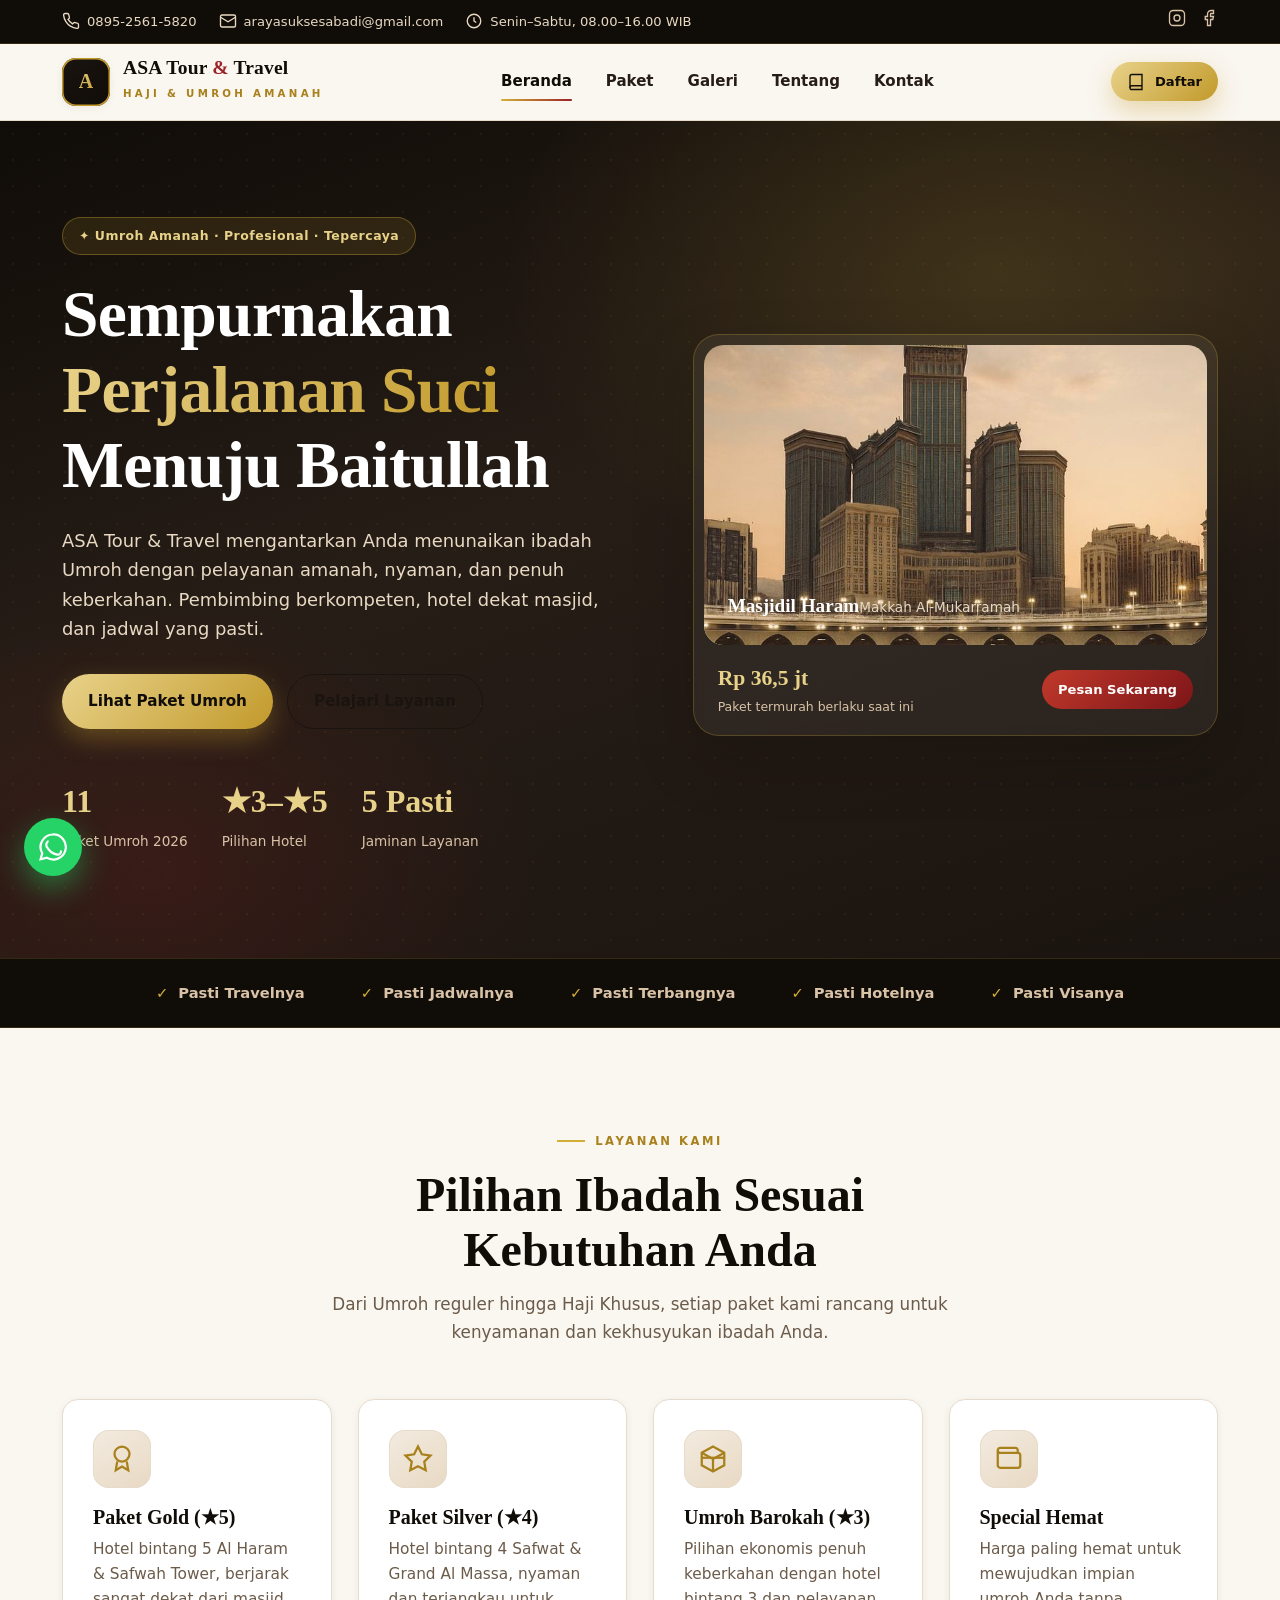
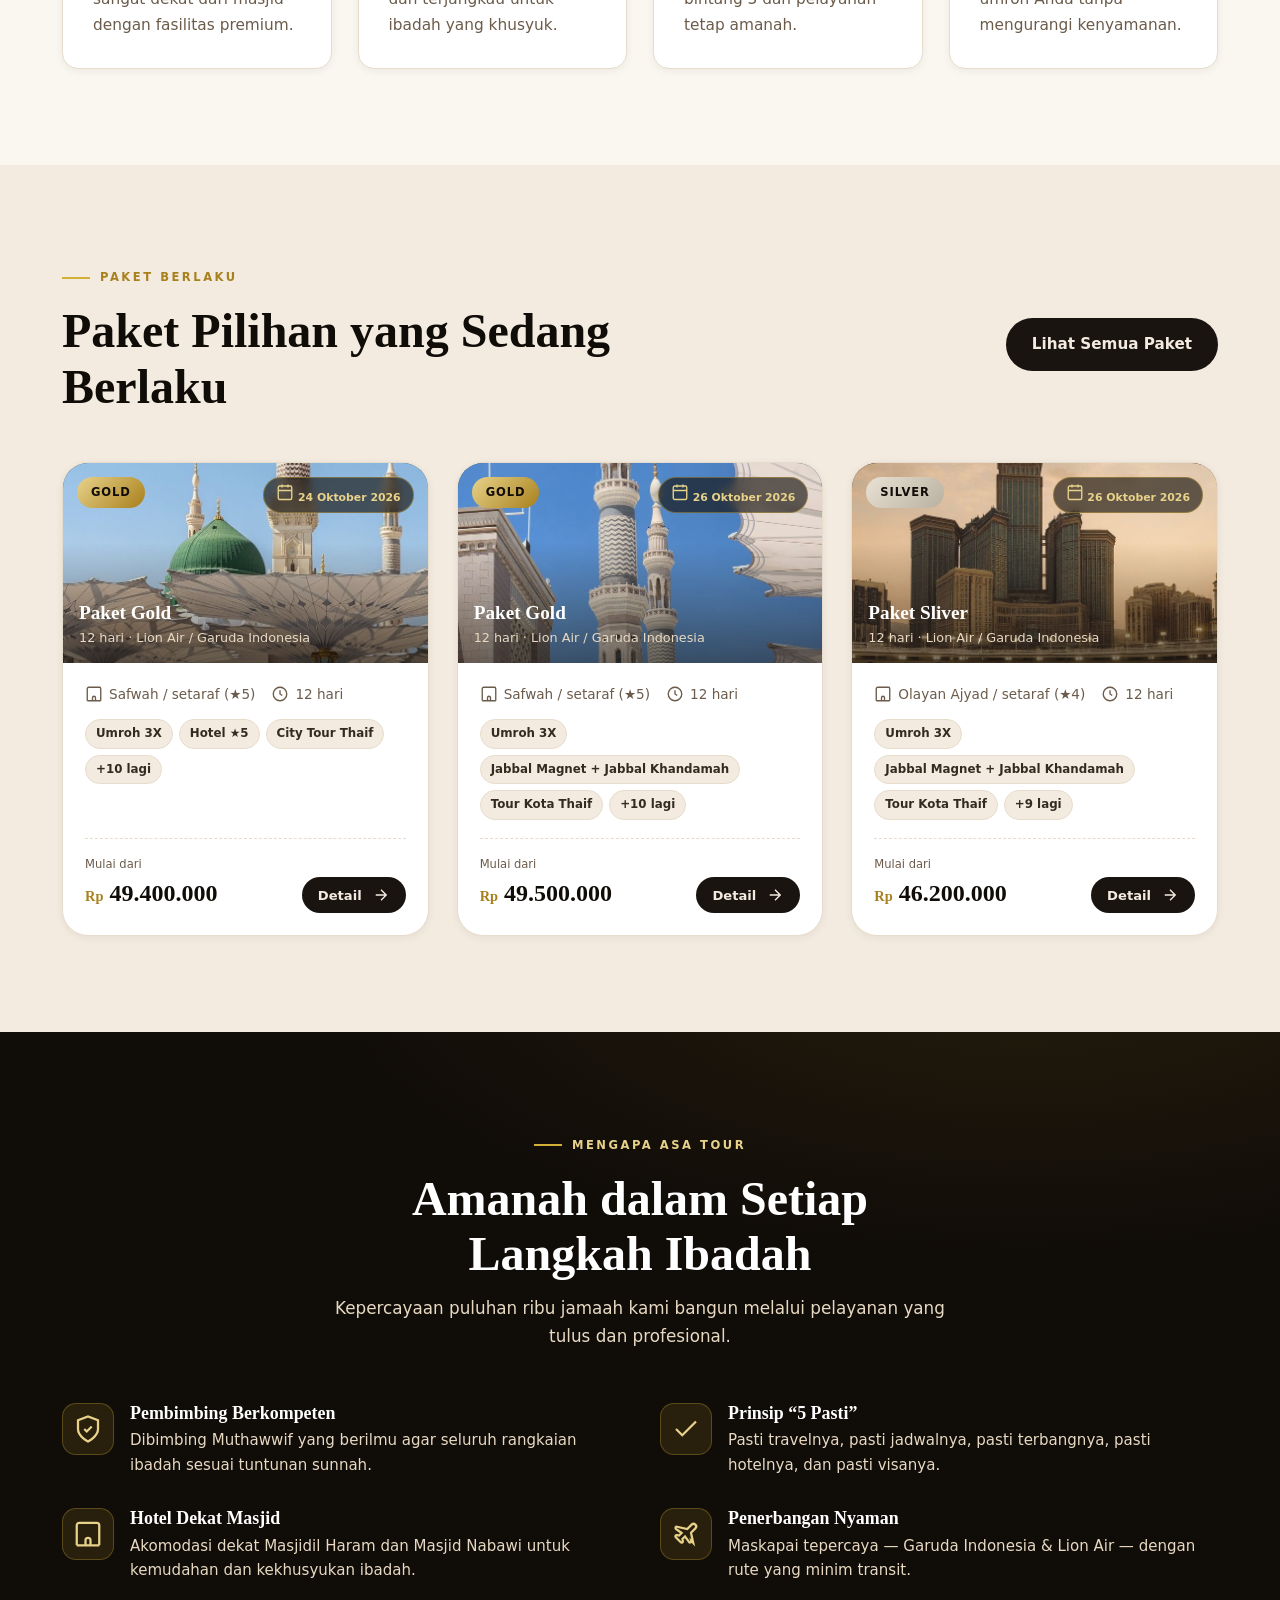
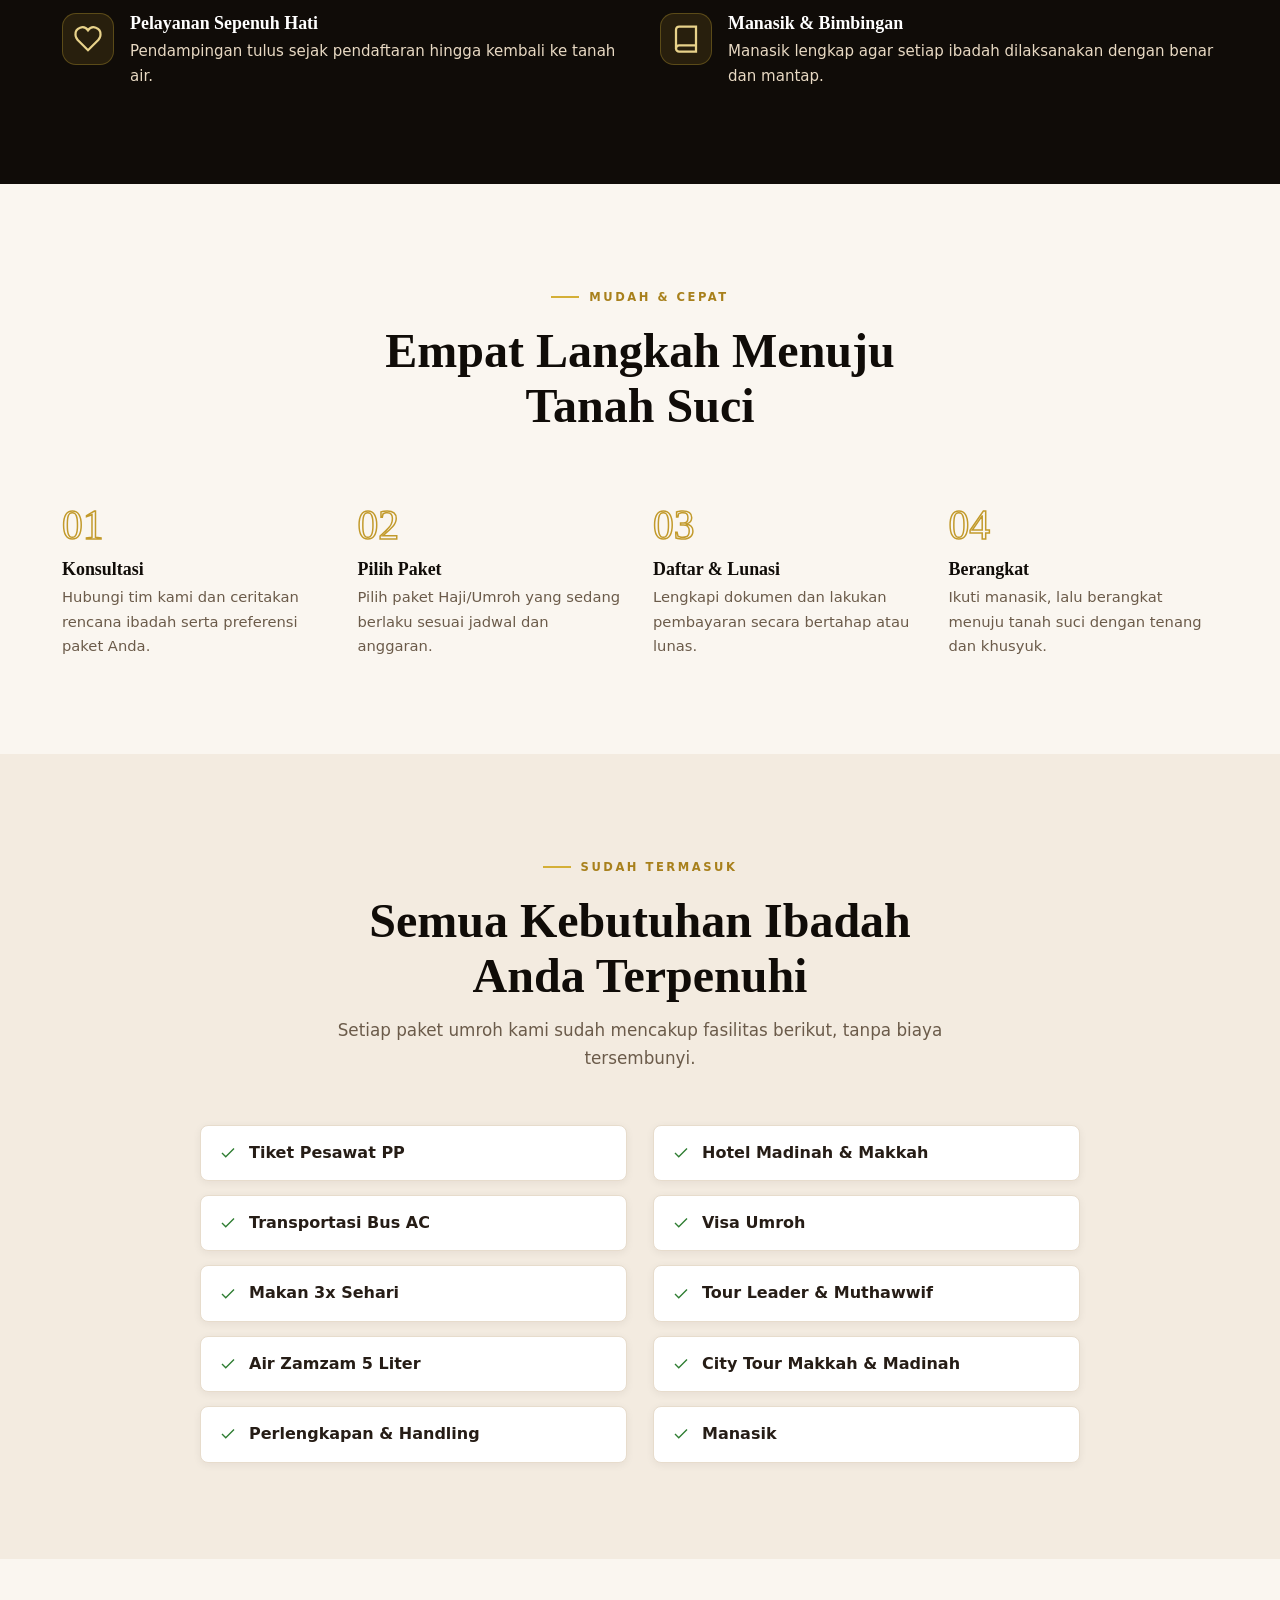
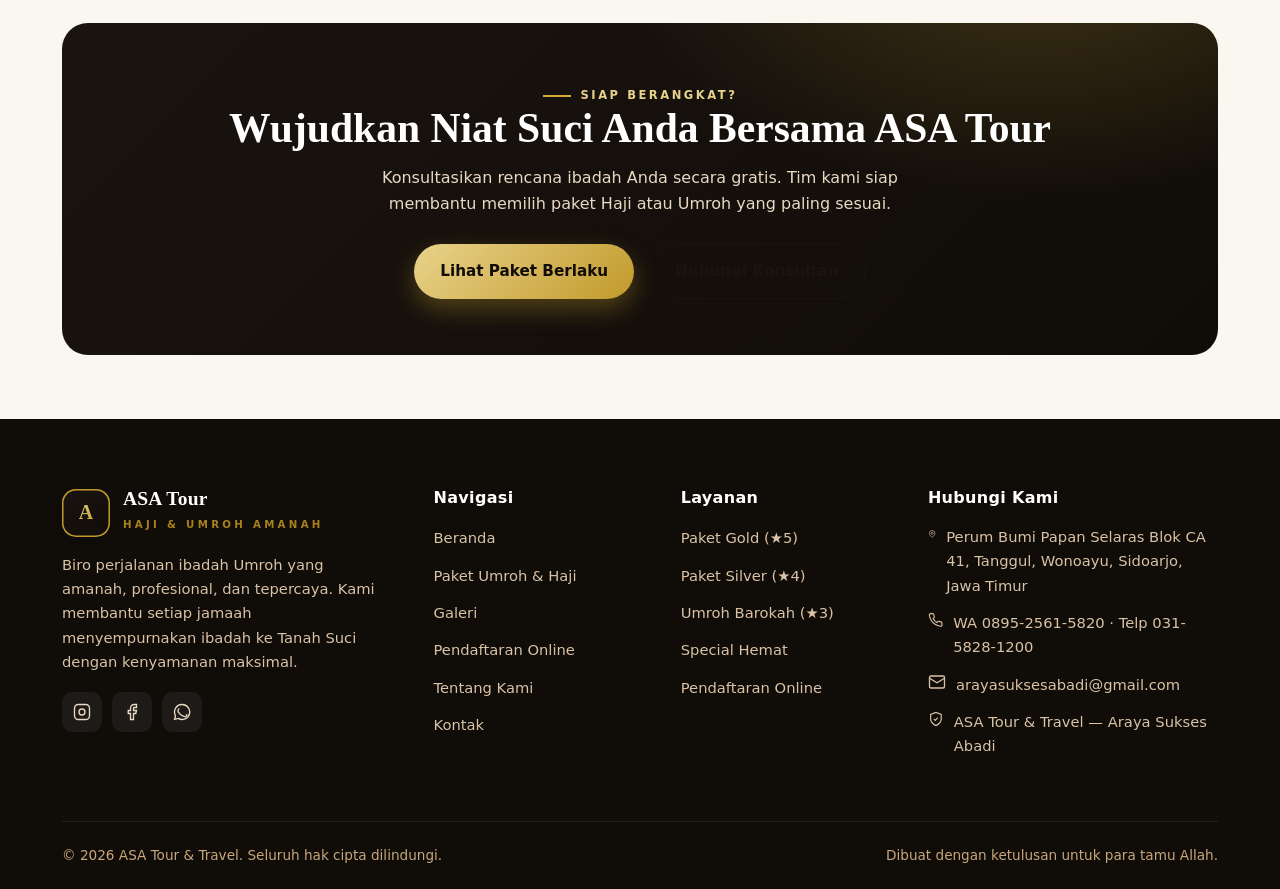
<file: index.html>
<!DOCTYPE html>
<html lang="id">
<head>
  <meta charset="UTF-8" />
  <meta http-equiv="Content-Security-Policy" content="default-src 'self'; script-src 'self'; style-src 'self' 'unsafe-inline' https://fonts.googleapis.com; font-src 'self' https://fonts.gstatic.com; img-src 'self' data: https:; frame-src https://www.google.com https://maps.google.com; connect-src 'self'; base-uri 'self'; object-src 'none'; form-action 'self'; upgrade-insecure-requests" />
  <meta name="viewport" content="width=device-width, initial-scale=1.0" />
  <title>ASA Tour &amp; Travel — Biro Perjalanan Haji &amp; Umroh Amanah</title>
  <meta name="description" content="ASA Tour & Travel (Araya Sukses Abadi) — biro perjalanan ibadah Umroh amanah & tepercaya. Paket Gold, Silver, Barokah & Special Hemat 2026 dengan hotel dekat masjid dan pembimbing berkompeten." />
  <link rel="preconnect" href="https://fonts.googleapis.com" />
  <link rel="preconnect" href="https://fonts.gstatic.com" crossorigin />
  <link href="https://fonts.googleapis.com/css2?family=Playfair+Display:wght@500;600;700;800&family=Plus+Jakarta+Sans:wght@400;500;600;700;800&display=swap" rel="stylesheet" />
  <link rel="stylesheet" href="assets/css/style.css" />
</head>
<body>
  <div id="header"></div>

  <!-- ===================== HERO ===================== -->
  <section class="hero">
    <div class="container">
      <div class="hero-inner">
        <div class="hero-copy reveal">
          <span class="hero-badge">✦ Umroh Amanah · Profesional · Tepercaya</span>
          <h1>Sempurnakan <span class="accent">Perjalanan Suci</span> Menuju Baitullah</h1>
          <p class="lead">ASA Tour &amp; Travel mengantarkan Anda menunaikan ibadah Umroh dengan pelayanan amanah, nyaman, dan penuh keberkahan. Pembimbing berkompeten, hotel dekat masjid, dan jadwal yang pasti.</p>
          <div class="hero-actions">
            <a href="paket.html" class="btn btn-gold">Lihat Paket Umroh</a>
            <a href="#layanan" class="btn btn-ghost">Pelajari Layanan</a>
          </div>
          <div class="hero-stats">
            <div class="stat"><b>11</b><span>Paket Umroh 2026</span></div>
            <div class="stat"><b>★3–★5</b><span>Pilihan Hotel</span></div>
            <div class="stat"><b>5 Pasti</b><span>Jaminan Layanan</span></div>
          </div>
        </div>
        <div class="hero-visual reveal">
          <div class="hero-card">
            <div class="hc-image" id="heroScene">
              <div class="hc-caption"><b>Masjidil Haram</b><span>Makkah Al-Mukarramah</span></div>
            </div>
            <div class="hc-meta">
              <div class="hc-price"><b id="heroPrice">Rp 23,9 jt</b><span>Paket termurah berlaku saat ini</span></div>
              <a href="paket.html" class="btn btn-red btn-sm">Pesan Sekarang</a>
            </div>
          </div>
        </div>
      </div>
    </div>
  </section>

  <!-- ===================== TRUST STRIP ===================== -->
  <div class="trust">
    <div class="container">
      <span class="t-item"><span class="ic">✓</span> Pasti Travelnya</span>
      <span class="t-item"><span class="ic">✓</span> Pasti Jadwalnya</span>
      <span class="t-item"><span class="ic">✓</span> Pasti Terbangnya</span>
      <span class="t-item"><span class="ic">✓</span> Pasti Hotelnya</span>
      <span class="t-item"><span class="ic">✓</span> Pasti Visanya</span>
    </div>
  </div>

  <!-- ===================== LAYANAN ===================== -->
  <section class="section" id="layanan">
    <div class="container">
      <div class="section-head center reveal">
        <span class="eyebrow">Layanan Kami</span>
        <h2>Pilihan Ibadah Sesuai Kebutuhan Anda</h2>
        <p>Dari Umroh reguler hingga Haji Khusus, setiap paket kami rancang untuk kenyamanan dan kekhusyukan ibadah Anda.</p>
      </div>
      <div class="grid grid-4" id="services"></div>
    </div>
  </section>

  <!-- ===================== PAKET UNGGULAN ===================== -->
  <section class="section bg-alt">
    <div class="container">
      <div class="pkg-toolbar">
        <div class="section-head reveal" style="margin-bottom:0">
          <span class="eyebrow">Paket Berlaku</span>
          <h2>Paket Pilihan yang Sedang Berlaku</h2>
        </div>
        <a href="paket.html" class="btn btn-dark">Lihat Semua Paket</a>
      </div>
      <div class="pkg-grid" id="featured"></div>
    </div>
  </section>

  <!-- ===================== KEUNGGULAN ===================== -->
  <section class="section bg-ink">
    <div class="container">
      <div class="section-head center reveal">
        <span class="eyebrow">Mengapa ASA Tour</span>
        <h2>Amanah dalam Setiap Langkah Ibadah</h2>
        <p>Kepercayaan puluhan ribu jamaah kami bangun melalui pelayanan yang tulus dan profesional.</p>
      </div>
      <div class="grid grid-2" id="whyus" style="gap:30px 40px"></div>
    </div>
  </section>

  <!-- ===================== PROSES ===================== -->
  <section class="section">
    <div class="container">
      <div class="section-head center reveal">
        <span class="eyebrow">Mudah &amp; Cepat</span>
        <h2>Empat Langkah Menuju Tanah Suci</h2>
      </div>
      <div class="steps" id="steps"></div>
    </div>
  </section>

  <!-- ===================== FASILITAS TERMASUK ===================== -->
  <section class="section bg-alt">
    <div class="container">
      <div class="section-head center reveal">
        <span class="eyebrow">Sudah Termasuk</span>
        <h2>Semua Kebutuhan Ibadah Anda Terpenuhi</h2>
        <p>Setiap paket umroh kami sudah mencakup fasilitas berikut, tanpa biaya tersembunyi.</p>
      </div>
      <div class="inclusions-grid" id="inclusions"></div>
    </div>
  </section>

  <!-- ===================== CTA ===================== -->
  <section class="section--tight">
    <div class="container">
      <div class="cta-band reveal">
        <span class="eyebrow" style="color:var(--gold-300);justify-content:center">Siap Berangkat?</span>
        <h2>Wujudkan Niat Suci Anda Bersama ASA Tour</h2>
        <p>Konsultasikan rencana ibadah Anda secara gratis. Tim kami siap membantu memilih paket Haji atau Umroh yang paling sesuai.</p>
        <div class="cta-actions">
          <a href="paket.html" class="btn btn-gold">Lihat Paket Berlaku</a>
          <a href="kontak.html" class="btn btn-ghost">Hubungi Konsultan</a>
        </div>
      </div>
    </div>
  </section>

  <div id="footer"></div>

  <script src="assets/js/data.js"></script>
  <script src="assets/js/layout.js"></script>
  <script src="assets/js/scenes.js"></script>
  <script src="assets/js/cards.js"></script>
  <script src="assets/js/home.js"></script>
</body>
</html>
</file>
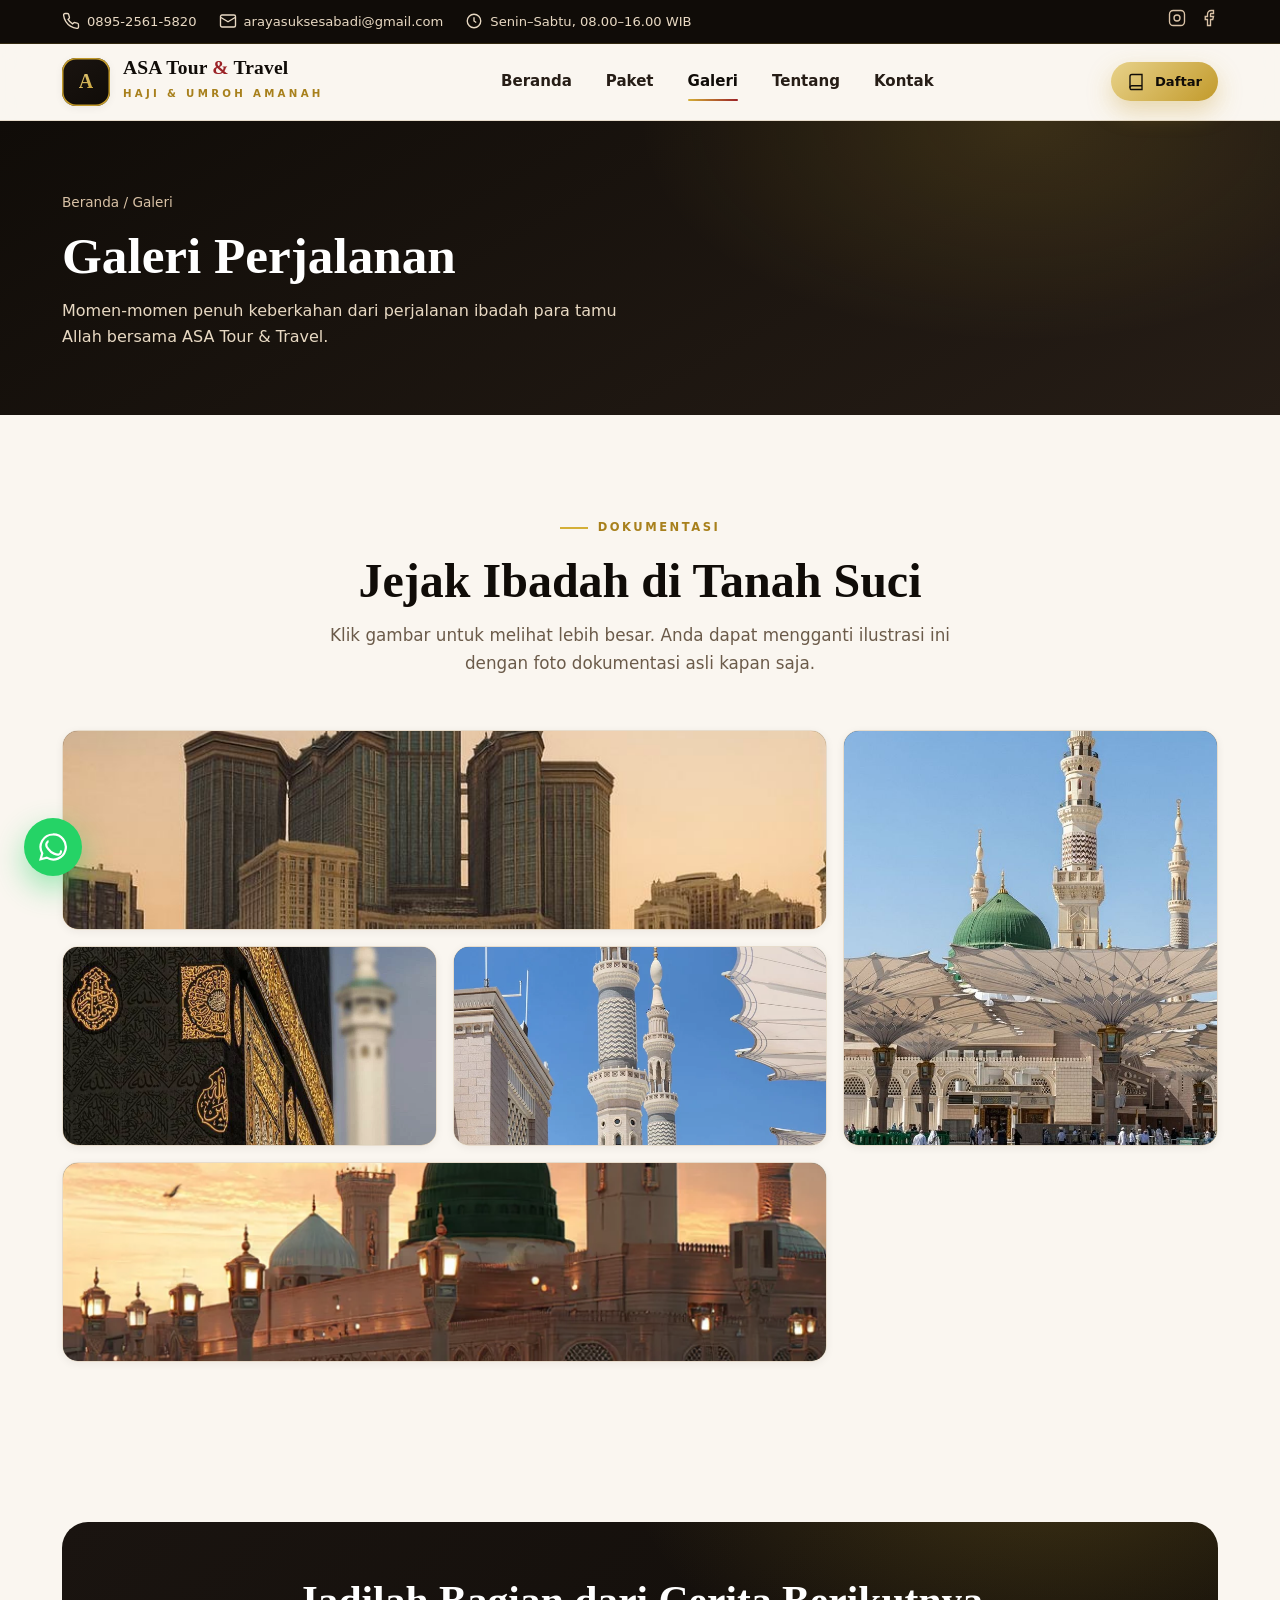
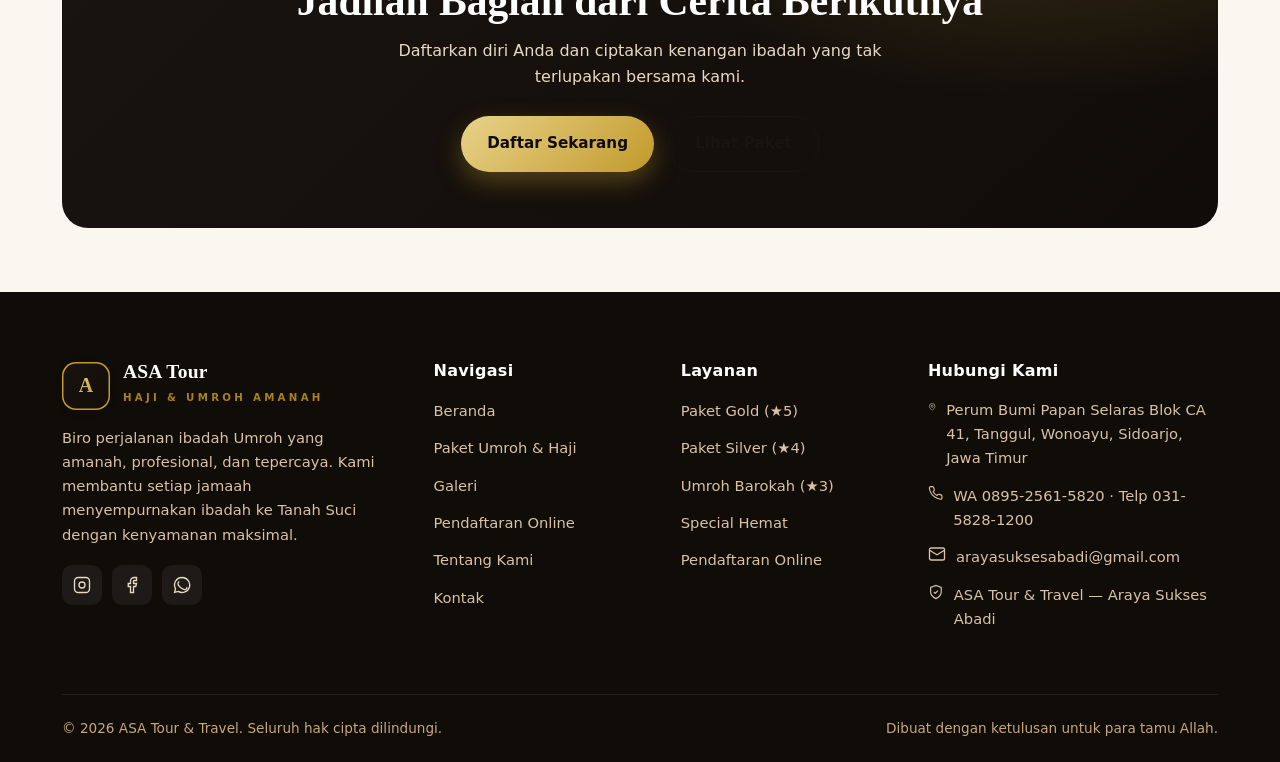
<file: galeri.html>
<!DOCTYPE html>
<html lang="id">
<head>
  <meta charset="UTF-8" />
  <meta http-equiv="Content-Security-Policy" content="default-src 'self'; script-src 'self'; style-src 'self' 'unsafe-inline' https://fonts.googleapis.com; font-src 'self' https://fonts.gstatic.com; img-src 'self' data: https:; frame-src https://www.google.com https://maps.google.com; connect-src 'self'; base-uri 'self'; object-src 'none'; form-action 'self'; upgrade-insecure-requests" />
  <meta name="viewport" content="width=device-width, initial-scale=1.0" />
  <title>Galeri — ASA Tour &amp; Travel</title>
  <meta name="description" content="Galeri dokumentasi perjalanan ibadah Haji & Umroh bersama ASA Tour & Travel: Masjidil Haram, Masjid Nabawi, dan kebersamaan para jamaah." />
  <link rel="preconnect" href="https://fonts.googleapis.com" />
  <link rel="preconnect" href="https://fonts.gstatic.com" crossorigin />
  <link href="https://fonts.googleapis.com/css2?family=Playfair+Display:wght@500;600;700;800&family=Plus+Jakarta+Sans:wght@400;500;600;700;800&display=swap" rel="stylesheet" />
  <link rel="stylesheet" href="assets/css/style.css" />
</head>
<body>
  <div id="header"></div>

  <section class="page-hero">
    <div class="container">
      <div class="crumbs"><a href="index.html">Beranda</a> / Galeri</div>
      <h1>Galeri Perjalanan</h1>
      <p>Momen-momen penuh keberkahan dari perjalanan ibadah para tamu Allah bersama ASA Tour &amp; Travel.</p>
    </div>
  </section>

  <section class="section">
    <div class="container">
      <div class="section-head center reveal">
        <span class="eyebrow">Dokumentasi</span>
        <h2>Jejak Ibadah di Tanah Suci</h2>
        <p>Klik gambar untuk melihat lebih besar. Anda dapat mengganti ilustrasi ini dengan foto dokumentasi asli kapan saja.</p>
      </div>
      <div class="gallery-grid" id="galleryGrid"></div>
    </div>
  </section>

  <section class="section--tight">
    <div class="container">
      <div class="cta-band reveal">
        <h2>Jadilah Bagian dari Cerita Berikutnya</h2>
        <p>Daftarkan diri Anda dan ciptakan kenangan ibadah yang tak terlupakan bersama kami.</p>
        <div class="cta-actions">
          <a href="pendaftaran.html" class="btn btn-gold">Daftar Sekarang</a>
          <a href="paket.html" class="btn btn-ghost">Lihat Paket</a>
        </div>
      </div>
    </div>
  </section>

  <div id="footer"></div>

  <script src="assets/js/data.js"></script>
  <script src="assets/js/layout.js"></script>
  <script src="assets/js/scenes.js"></script>
  <script src="assets/js/gallery.js"></script>
</body>
</html>
</file>
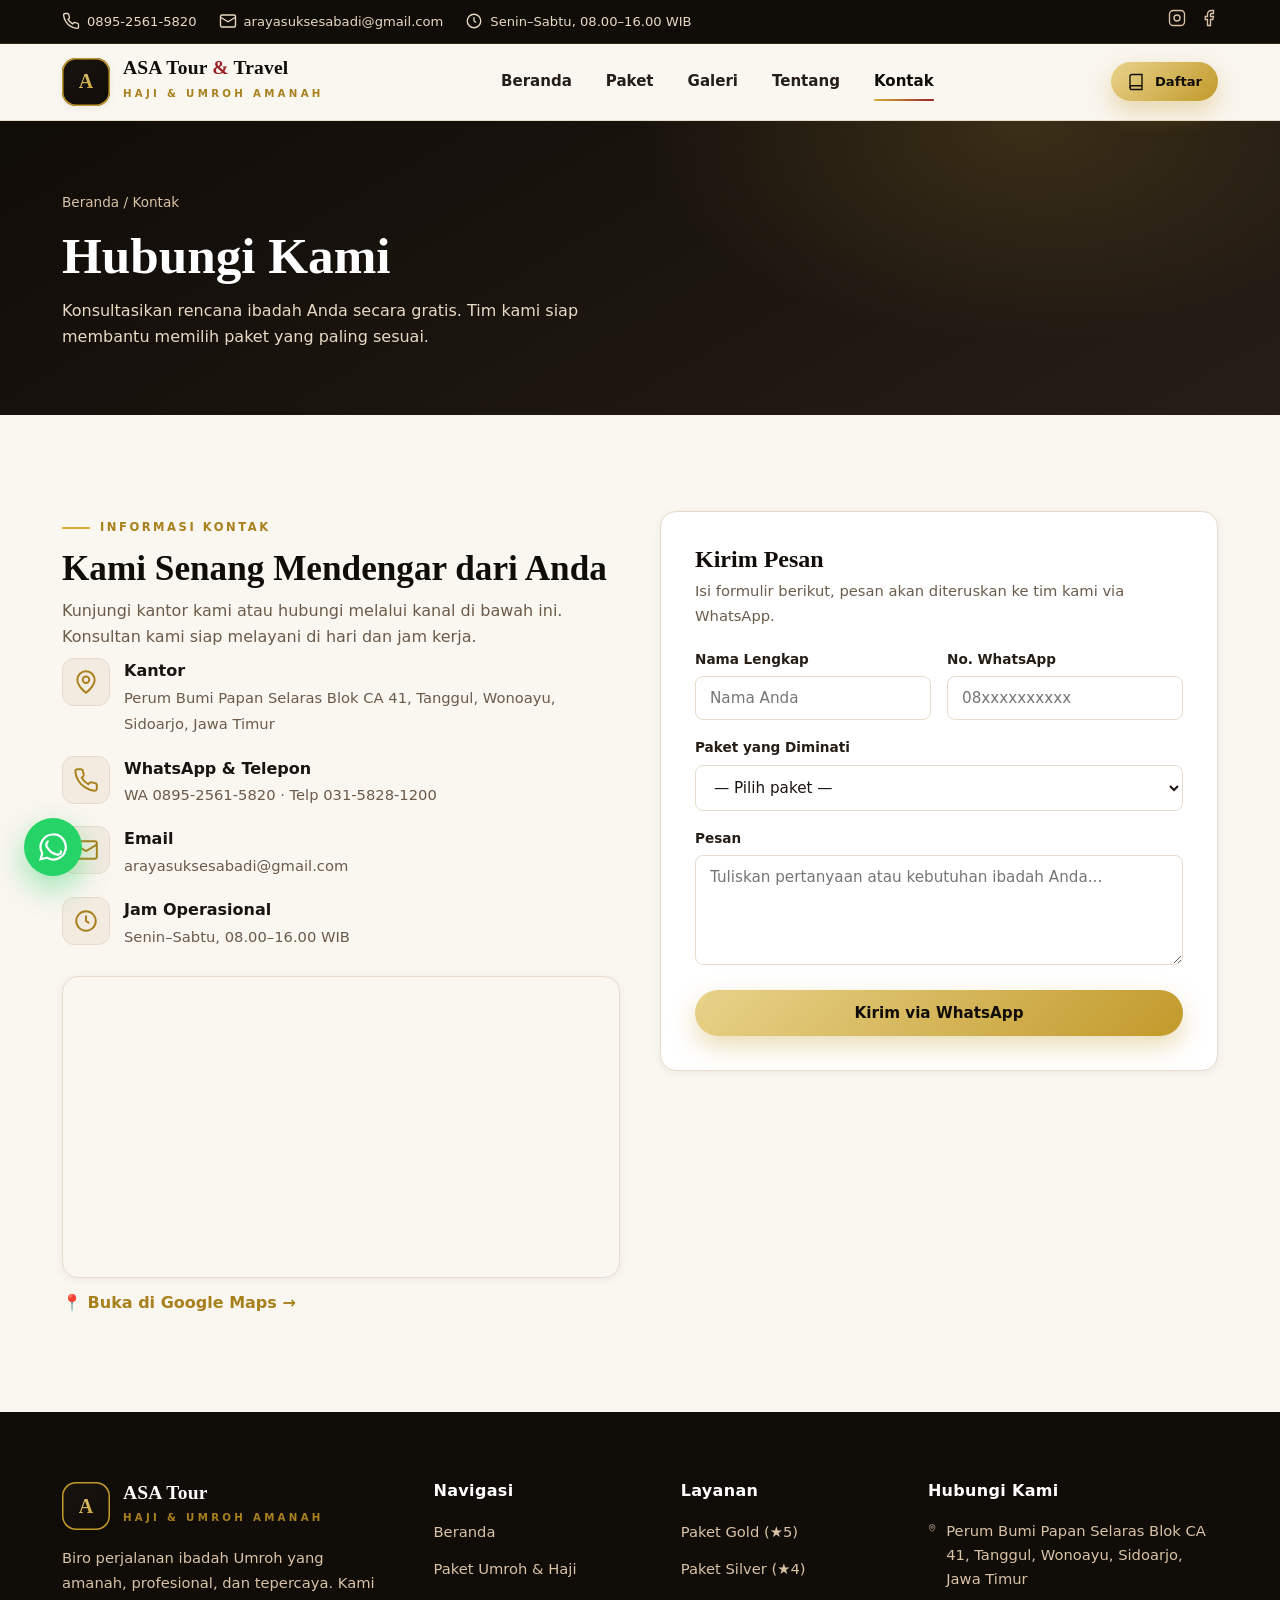
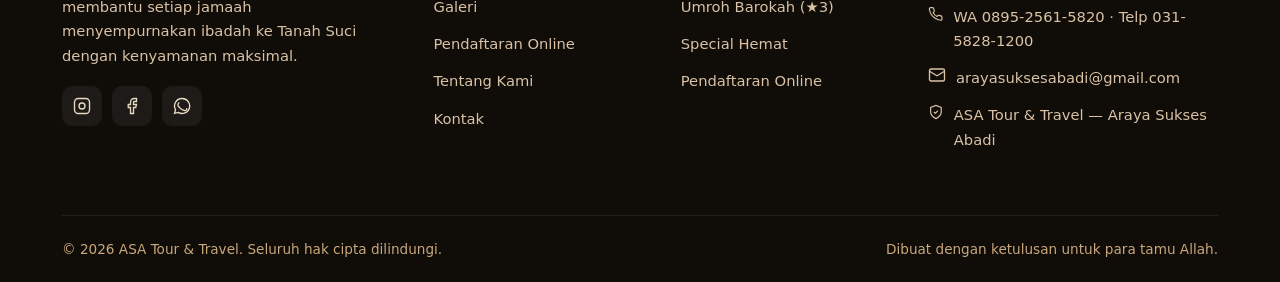
<file: kontak.html>
<!DOCTYPE html>
<html lang="id">
<head>
  <meta charset="UTF-8" />
  <meta http-equiv="Content-Security-Policy" content="default-src 'self'; script-src 'self'; style-src 'self' 'unsafe-inline' https://fonts.googleapis.com; font-src 'self' https://fonts.gstatic.com; img-src 'self' data: https:; frame-src https://www.google.com https://maps.google.com; connect-src 'self'; base-uri 'self'; object-src 'none'; form-action 'self'; upgrade-insecure-requests" />
  <meta name="viewport" content="width=device-width, initial-scale=1.0" />
  <title>Kontak — ASA Tour &amp; Travel</title>
  <meta name="description" content="Hubungi ASA Tour & Travel untuk konsultasi gratis paket Haji & Umroh. Kantor, telepon, email, dan WhatsApp tersedia." />
  <link rel="preconnect" href="https://fonts.googleapis.com" />
  <link rel="preconnect" href="https://fonts.gstatic.com" crossorigin />
  <link href="https://fonts.googleapis.com/css2?family=Playfair+Display:wght@500;600;700;800&family=Plus+Jakarta+Sans:wght@400;500;600;700;800&display=swap" rel="stylesheet" />
  <link rel="stylesheet" href="assets/css/style.css" />
</head>
<body>
  <div id="header"></div>

  <section class="page-hero">
    <div class="container">
      <div class="crumbs"><a href="index.html">Beranda</a> / Kontak</div>
      <h1>Hubungi Kami</h1>
      <p>Konsultasikan rencana ibadah Anda secara gratis. Tim kami siap membantu memilih paket yang paling sesuai.</p>
    </div>
  </section>

  <section class="section">
    <div class="container">
      <div class="contact-grid">
        <div class="reveal">
          <span class="eyebrow">Informasi Kontak</span>
          <h2 style="font-size:clamp(1.6rem,3.5vw,2.2rem);margin:12px 0 8px">Kami Senang Mendengar dari Anda</h2>
          <p style="color:var(--text-soft)">Kunjungi kantor kami atau hubungi melalui kanal di bawah ini. Konsultan kami siap melayani di hari dan jam kerja.</p>
          <div class="info-list">
            <div class="info-item"><span class="ii-ic"><svg class="icon" viewBox="0 0 24 24" fill="none" stroke="currentColor" stroke-width="1.8"><path d="M20 10c0 6-8 12-8 12s-8-6-8-12a8 8 0 0 1 16 0Z"/><circle cx="12" cy="10" r="3"/></svg></span><div><b>Kantor</b><span>Perum Bumi Papan Selaras Blok CA 41, Tanggul, Wonoayu, Sidoarjo, Jawa Timur</span></div></div>
            <div class="info-item"><span class="ii-ic"><svg class="icon" viewBox="0 0 24 24" fill="none" stroke="currentColor" stroke-width="1.8"><path d="M22 16.92v3a2 2 0 0 1-2.18 2 19.8 19.8 0 0 1-8.63-3.07 19.5 19.5 0 0 1-6-6 19.8 19.8 0 0 1-3.07-8.67A2 2 0 0 1 4.11 2h3a2 2 0 0 1 2 1.72c.13.96.36 1.9.7 2.81a2 2 0 0 1-.45 2.11L8.09 9.91a16 16 0 0 0 6 6l1.27-1.27a2 2 0 0 1 2.11-.45c.9.34 1.85.57 2.81.7A2 2 0 0 1 22 16.92Z"/></svg></span><div><b>WhatsApp &amp; Telepon</b><span>WA 0895-2561-5820 · Telp 031-5828-1200</span></div></div>
            <div class="info-item"><span class="ii-ic"><svg class="icon" viewBox="0 0 24 24" fill="none" stroke="currentColor" stroke-width="1.8"><rect x="2" y="4" width="20" height="16" rx="2"/><path d="m22 7-10 6L2 7"/></svg></span><div><b>Email</b><span>arayasuksesabadi@gmail.com</span></div></div>
            <div class="info-item"><span class="ii-ic"><svg class="icon" viewBox="0 0 24 24" fill="none" stroke="currentColor" stroke-width="1.8"><circle cx="12" cy="12" r="9"/><path d="M12 7v5l3 2"/></svg></span><div><b>Jam Operasional</b><span>Senin–Sabtu, 08.00–16.00 WIB</span></div></div>
          </div>
          <div class="map-embed">
            <iframe
              src="https://www.google.com/maps?q=Perum%20Bumi%20Papan%20Selaras%20Blok%20CA%2041%2C%20Tanggul%2C%20Wonoayu%2C%20Sidoarjo&output=embed"
              loading="lazy" referrerpolicy="no-referrer-when-downgrade"
              title="Lokasi kantor ASA Tour &amp; Travel"></iframe>
          </div>
          <a class="map-link" href="https://share.google/7a1M5u8J9fgbuJwSh" target="_blank" rel="noopener">📍 Buka di Google Maps →</a>
        </div>

        <div class="card reveal" style="padding:34px">
          <h3 style="font-size:1.5rem;margin-bottom:6px">Kirim Pesan</h3>
          <p style="color:var(--text-soft);font-size:.92rem;margin-bottom:20px">Isi formulir berikut, pesan akan diteruskan ke tim kami via WhatsApp.</p>
          <form id="contactForm">
            <div class="form-row">
              <div class="field"><label>Nama Lengkap</label><input class="input" id="c_name" required placeholder="Nama Anda" /></div>
              <div class="field"><label>No. WhatsApp</label><input class="input" id="c_phone" required placeholder="08xxxxxxxxxx" /></div>
            </div>
            <div class="field">
              <label>Paket yang Diminati</label>
              <select class="select" id="c_pkg"><option value="">— Pilih paket —</option></select>
            </div>
            <div class="field"><label>Pesan</label><textarea class="textarea" id="c_msg" placeholder="Tuliskan pertanyaan atau kebutuhan ibadah Anda..."></textarea></div>
            <button type="submit" class="btn btn-gold btn-block">Kirim via WhatsApp</button>
          </form>
        </div>
      </div>
    </div>
  </section>

  <div id="footer"></div>

  <script src="assets/js/data.js"></script>
  <script src="assets/js/layout.js"></script>
  <script src="assets/js/contact.js"></script>
</body>
</html>
</file>
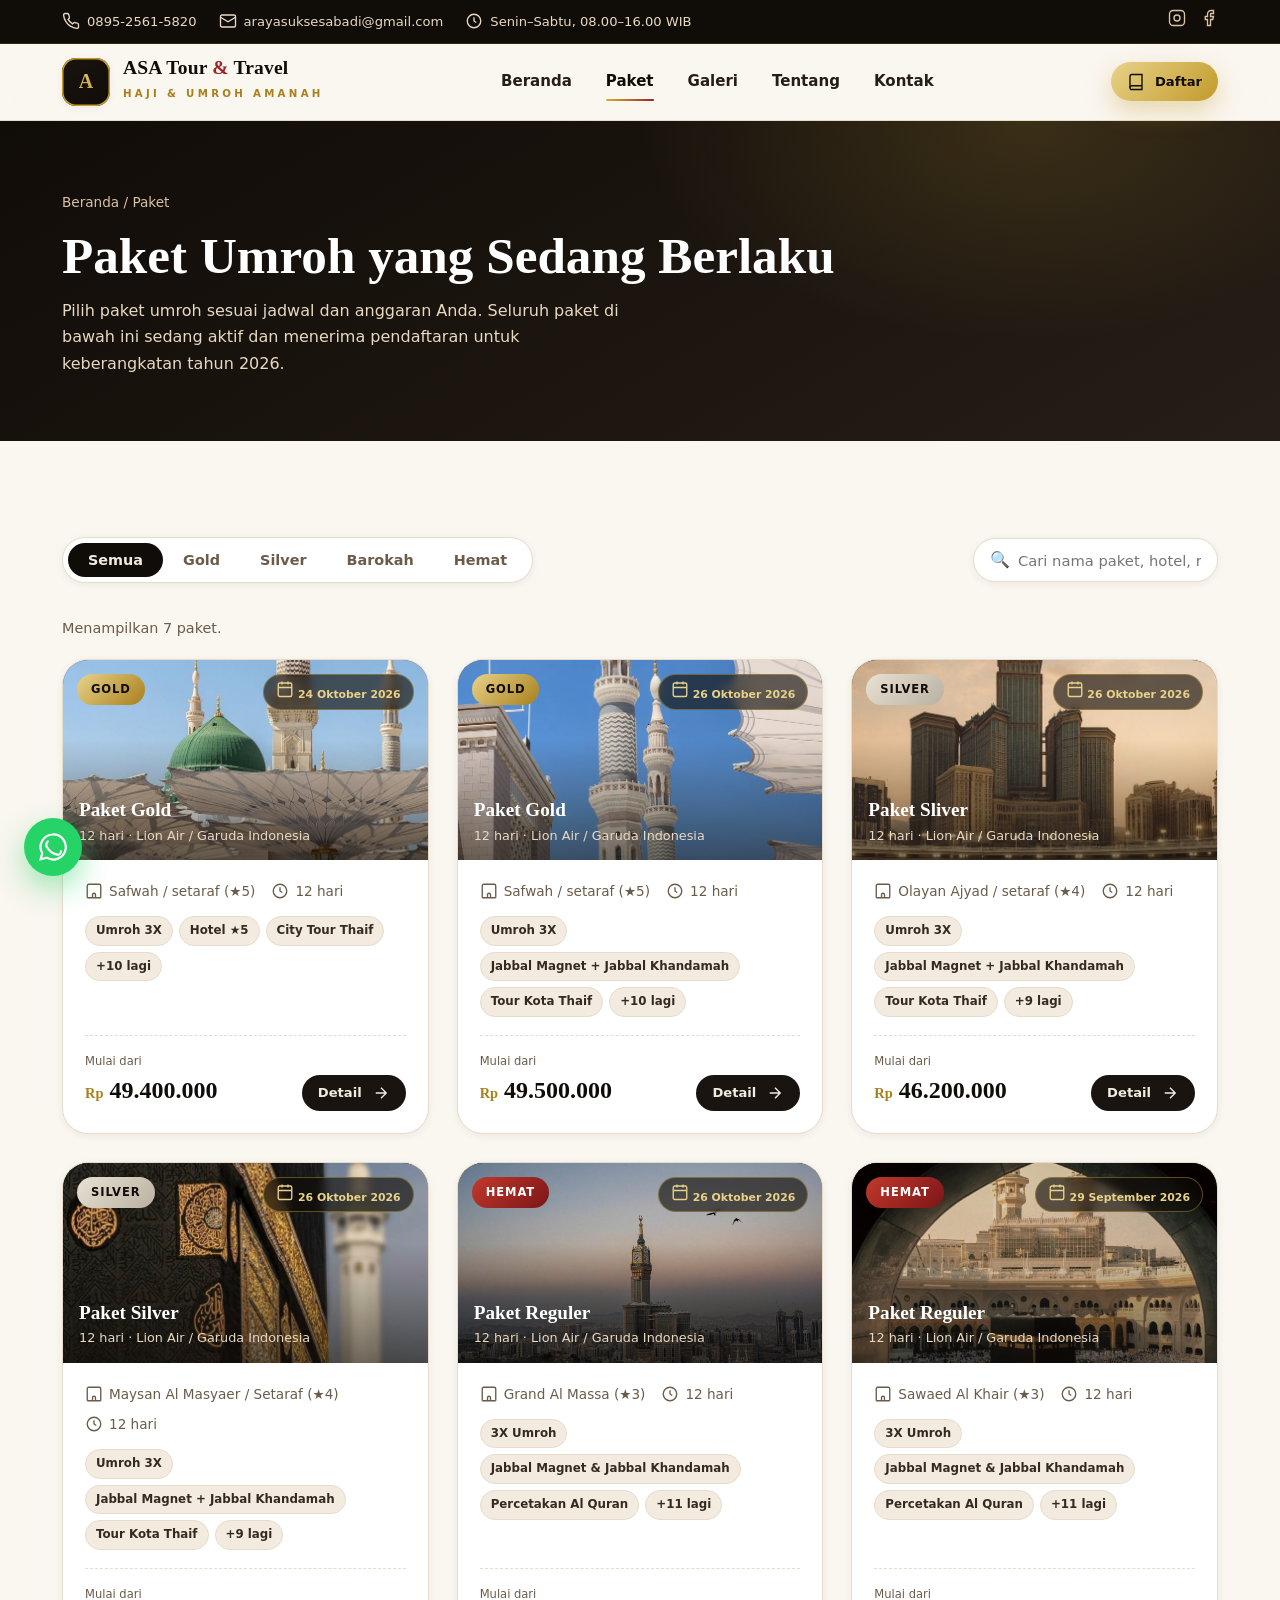
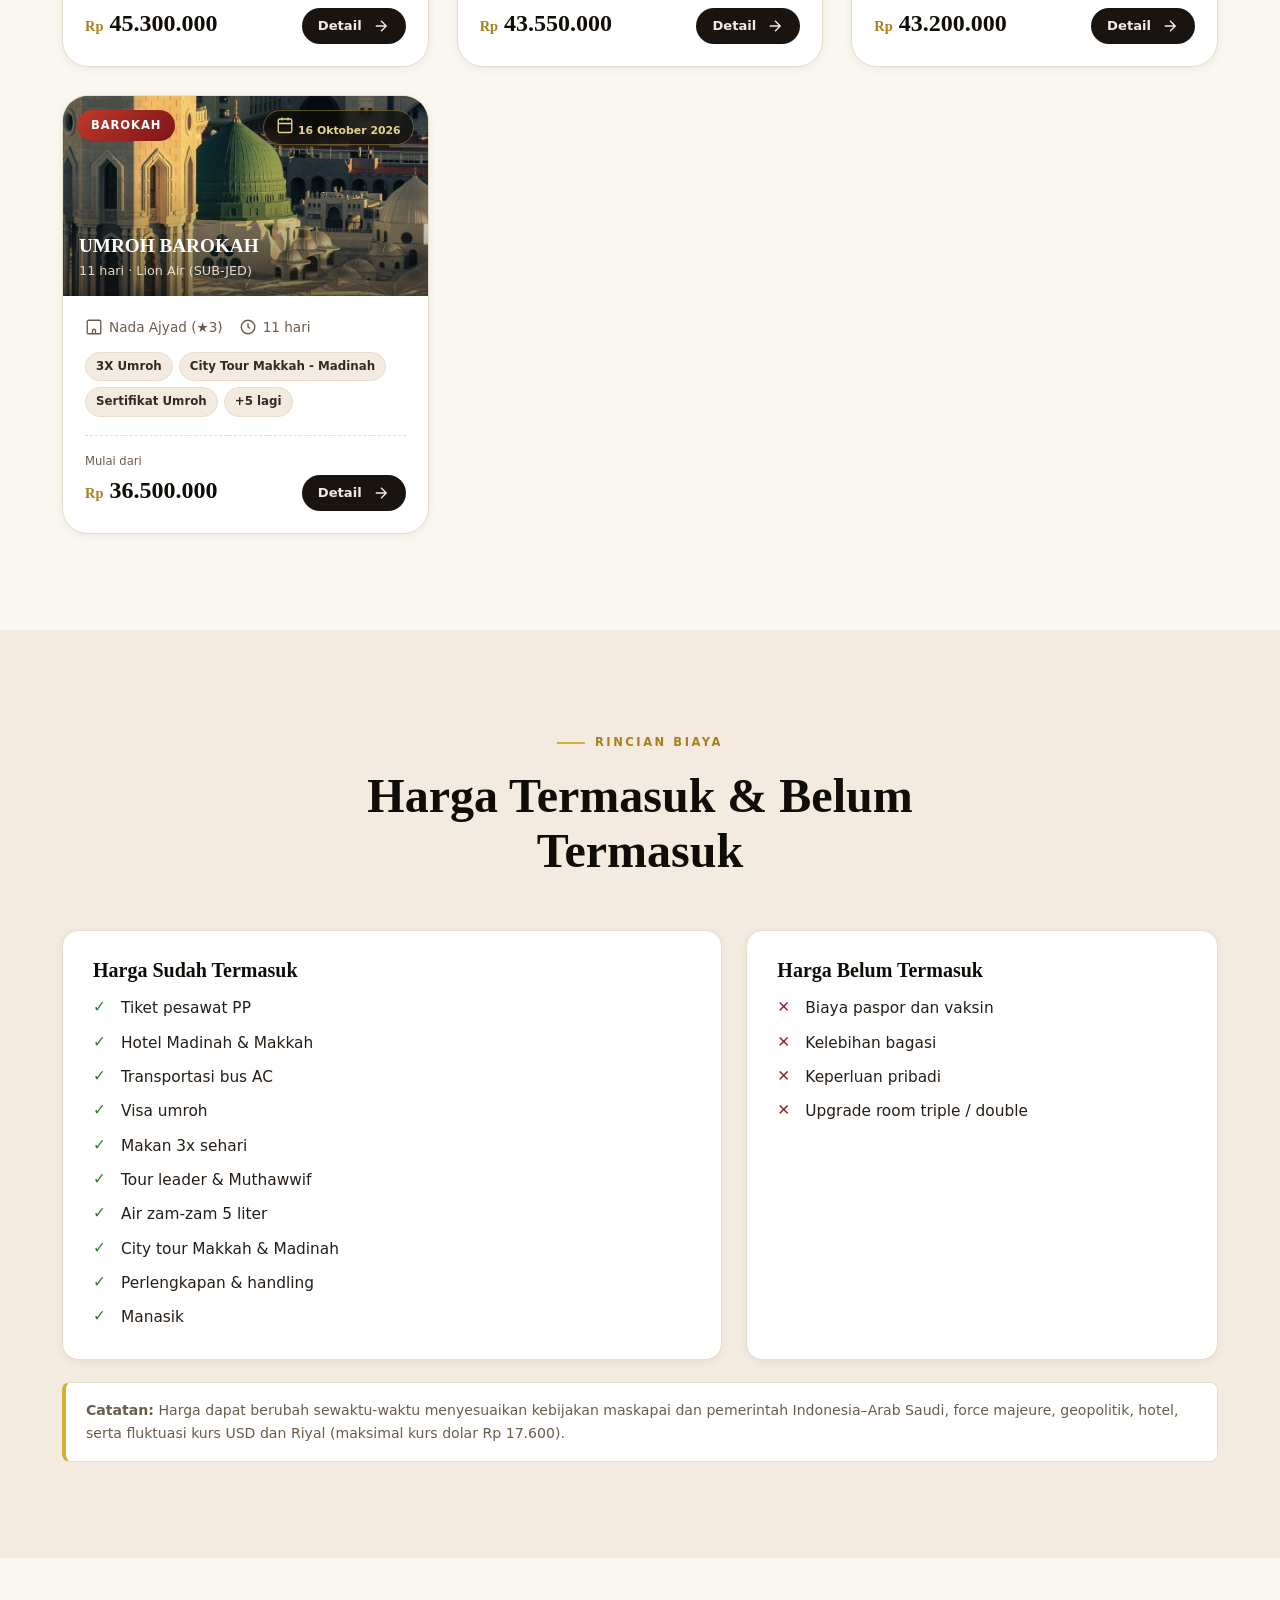
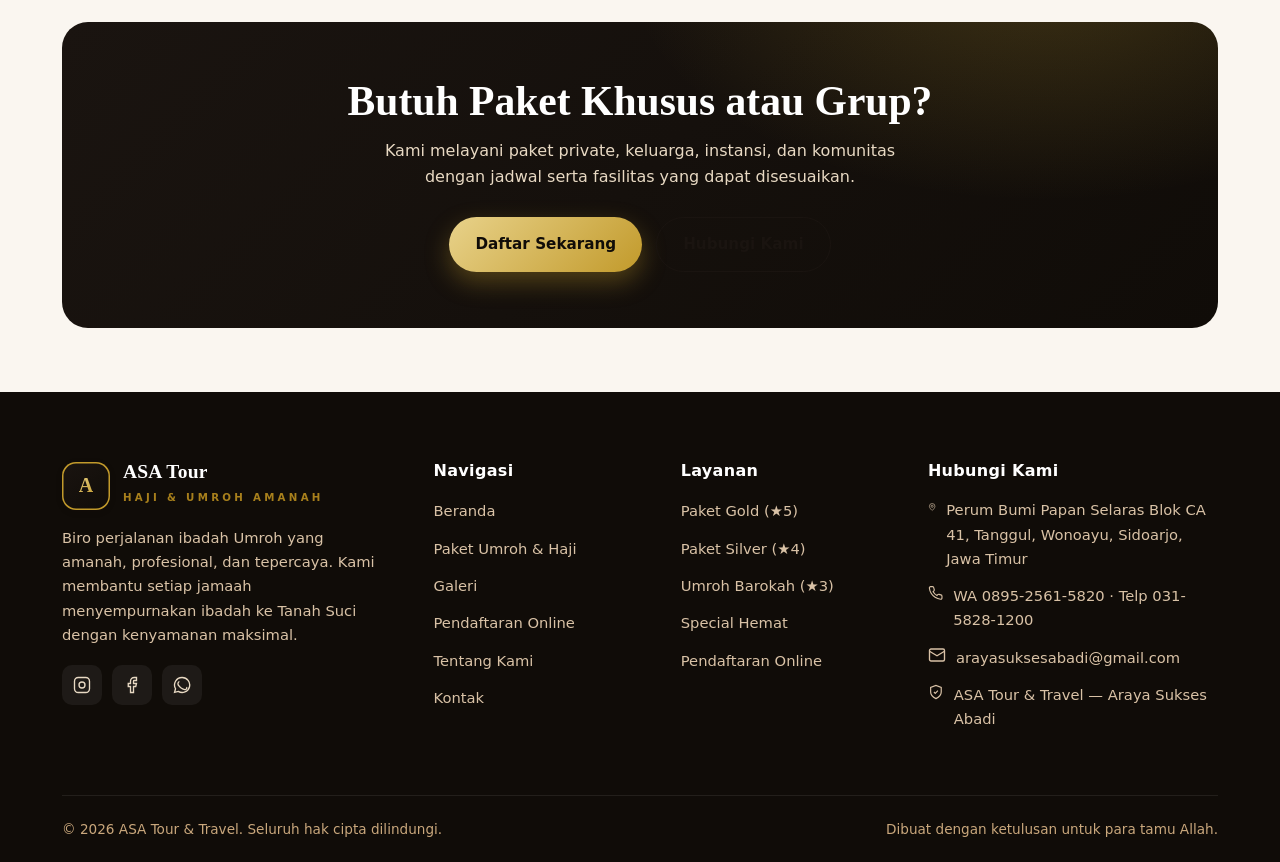
<file: paket.html>
<!DOCTYPE html>
<html lang="id">
<head>
  <meta charset="UTF-8" />
  <meta http-equiv="Content-Security-Policy" content="default-src 'self'; script-src 'self'; style-src 'self' 'unsafe-inline' https://fonts.googleapis.com; font-src 'self' https://fonts.gstatic.com; img-src 'self' data: https:; frame-src https://www.google.com https://maps.google.com; connect-src 'self'; base-uri 'self'; object-src 'none'; form-action 'self'; upgrade-insecure-requests" />
  <meta name="viewport" content="width=device-width, initial-scale=1.0" />
  <title>Paket Haji &amp; Umroh — ASA Tour &amp; Travel</title>
  <meta name="description" content="Daftar paket Haji & Umroh yang sedang berlaku di ASA Tour & Travel. Saring berdasarkan jenis ibadah, lihat detail fasilitas, harga, jadwal, dan hotel." />
  <link rel="preconnect" href="https://fonts.googleapis.com" />
  <link rel="preconnect" href="https://fonts.gstatic.com" crossorigin />
  <link href="https://fonts.googleapis.com/css2?family=Playfair+Display:wght@500;600;700;800&family=Plus+Jakarta+Sans:wght@400;500;600;700;800&display=swap" rel="stylesheet" />
  <link rel="stylesheet" href="assets/css/style.css" />
</head>
<body>
  <div id="header"></div>

  <section class="page-hero">
    <div class="container">
      <div class="crumbs"><a href="index.html">Beranda</a> / Paket</div>
      <h1>Paket Umroh yang Sedang Berlaku</h1>
      <p>Pilih paket umroh sesuai jadwal dan anggaran Anda. Seluruh paket di bawah ini sedang aktif dan menerima pendaftaran untuk keberangkatan tahun 2026.</p>
    </div>
  </section>

  <section class="section">
    <div class="container">
      <div class="pkg-toolbar">
        <div class="filter-tabs" id="filterTabs">
          <button data-filter="all" class="active">Semua</button>
          <button data-filter="gold">Gold</button>
          <button data-filter="silver">Silver</button>
          <button data-filter="barokah">Barokah</button>
          <button data-filter="hemat">Hemat</button>
        </div>
        <div class="pkg-search">
          <span class="ic">🔍</span>
          <input type="text" id="searchInput" placeholder="Cari nama paket, hotel, maskapai..." />
        </div>
      </div>

      <p id="resultCount" style="color:var(--text-soft);font-size:.9rem;margin-bottom:18px"></p>
      <div class="pkg-grid" id="packageList"></div>
    </div>
  </section>

  <!-- ===== Harga termasuk / belum termasuk ===== -->
  <section class="section bg-alt">
    <div class="container">
      <div class="section-head center reveal">
        <span class="eyebrow">Rincian Biaya</span>
        <h2>Harga Termasuk &amp; Belum Termasuk</h2>
      </div>
      <div class="price-info">
        <div class="price-card reveal">
          <h3>Harga Sudah Termasuk</h3>
          <ul class="price-list yes">
            <li>Tiket pesawat PP</li>
            <li>Hotel Madinah &amp; Makkah</li>
            <li>Transportasi bus AC</li>
            <li>Visa umroh</li>
            <li>Makan 3x sehari</li>
            <li>Tour leader &amp; Muthawwif</li>
            <li>Air zam-zam 5 liter</li>
            <li>City tour Makkah &amp; Madinah</li>
            <li>Perlengkapan &amp; handling</li>
            <li>Manasik</li>
          </ul>
        </div>
        <div class="price-card reveal">
          <h3>Harga Belum Termasuk</h3>
          <ul class="price-list no">
            <li>Biaya paspor dan vaksin</li>
            <li>Kelebihan bagasi</li>
            <li>Keperluan pribadi</li>
            <li>Upgrade room triple / double</li>
          </ul>
        </div>
      </div>
      <p class="price-nb reveal">
        <b>Catatan:</b> Harga dapat berubah sewaktu-waktu menyesuaikan kebijakan maskapai dan pemerintah Indonesia–Arab Saudi, force majeure, geopolitik, hotel, serta fluktuasi kurs USD dan Riyal (maksimal kurs dolar Rp 17.600).
      </p>
    </div>
  </section>

  <section class="section--tight">
    <div class="container">
      <div class="cta-band reveal">
        <h2>Butuh Paket Khusus atau Grup?</h2>
        <p>Kami melayani paket private, keluarga, instansi, dan komunitas dengan jadwal serta fasilitas yang dapat disesuaikan.</p>
        <div class="cta-actions">
          <a href="pendaftaran.html" class="btn btn-gold">Daftar Sekarang</a>
          <a href="kontak.html" class="btn btn-ghost">Hubungi Kami</a>
        </div>
      </div>
    </div>
  </section>

  <div id="footer"></div>

  <script src="assets/js/data.js"></script>
  <script src="assets/js/layout.js"></script>
  <script src="assets/js/scenes.js"></script>
  <script src="assets/js/cards.js"></script>
  <script src="assets/js/packages.js"></script>
</body>
</html>
</file>
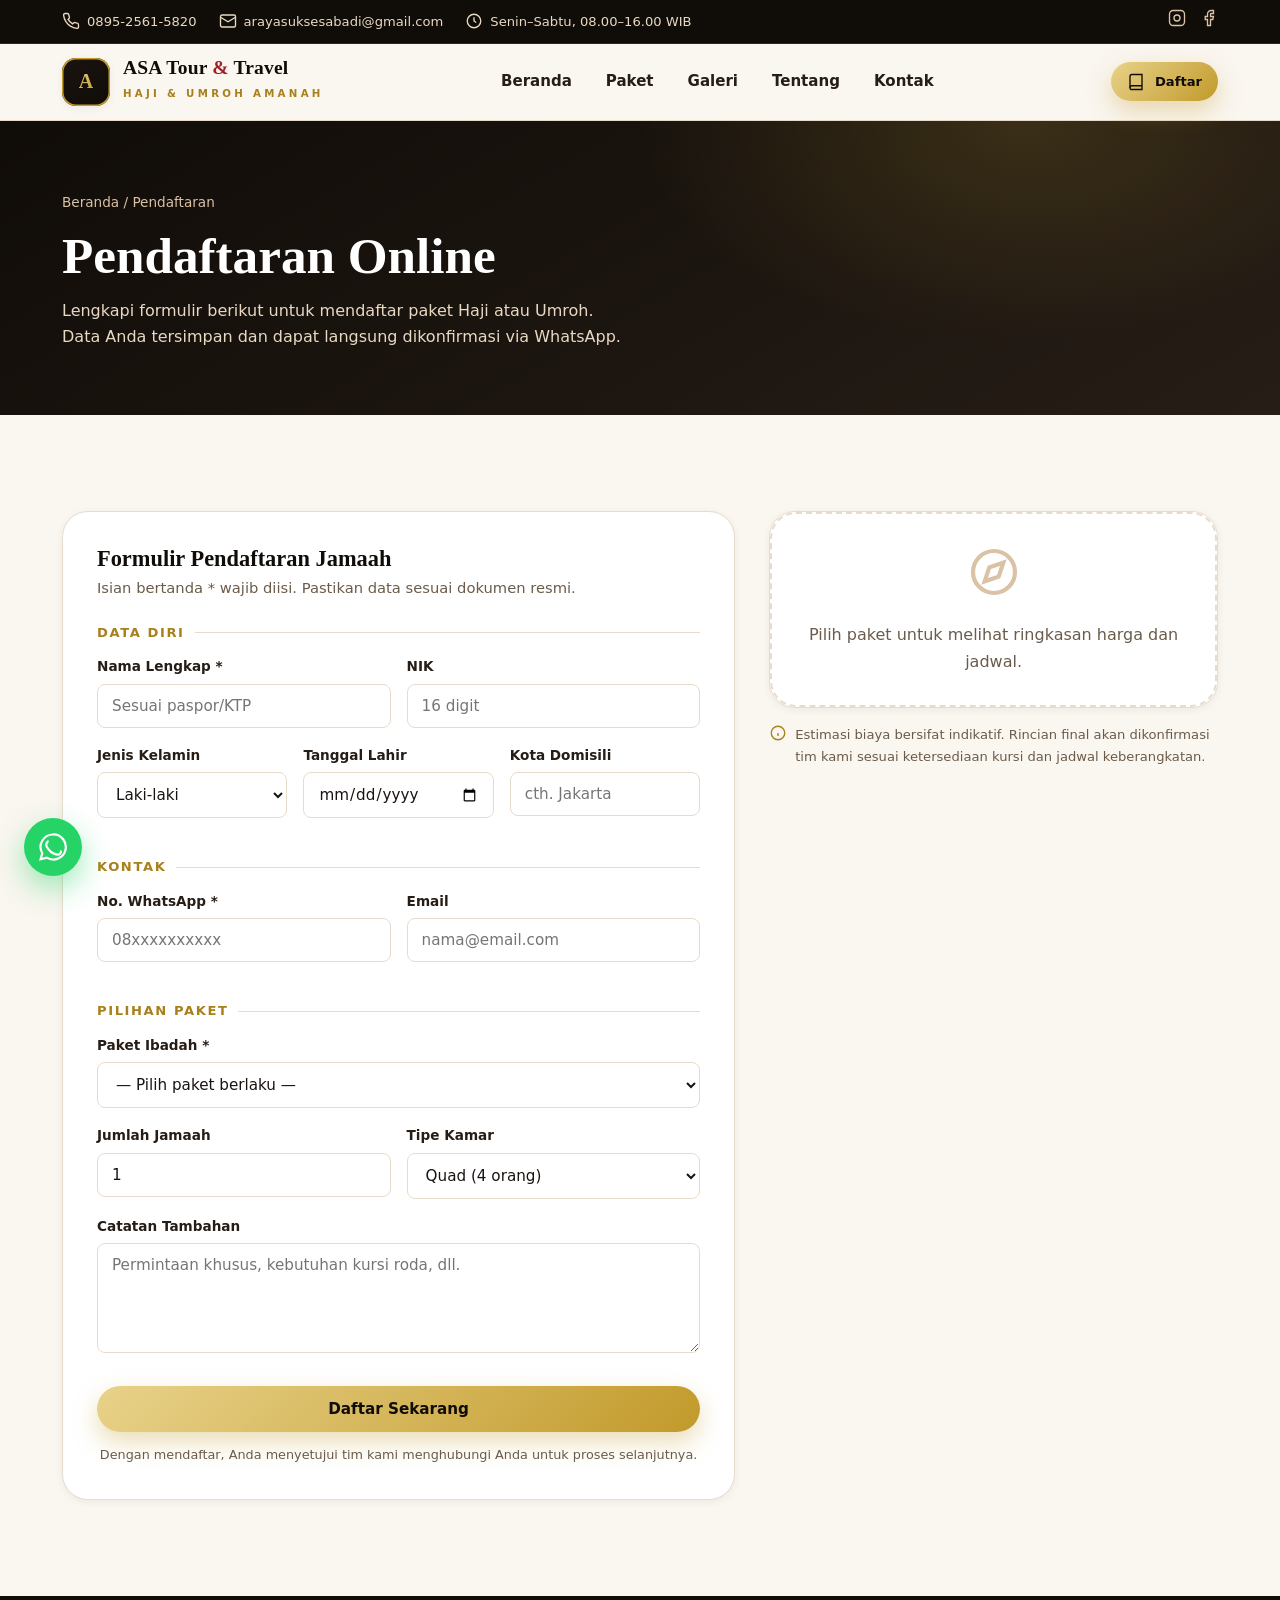
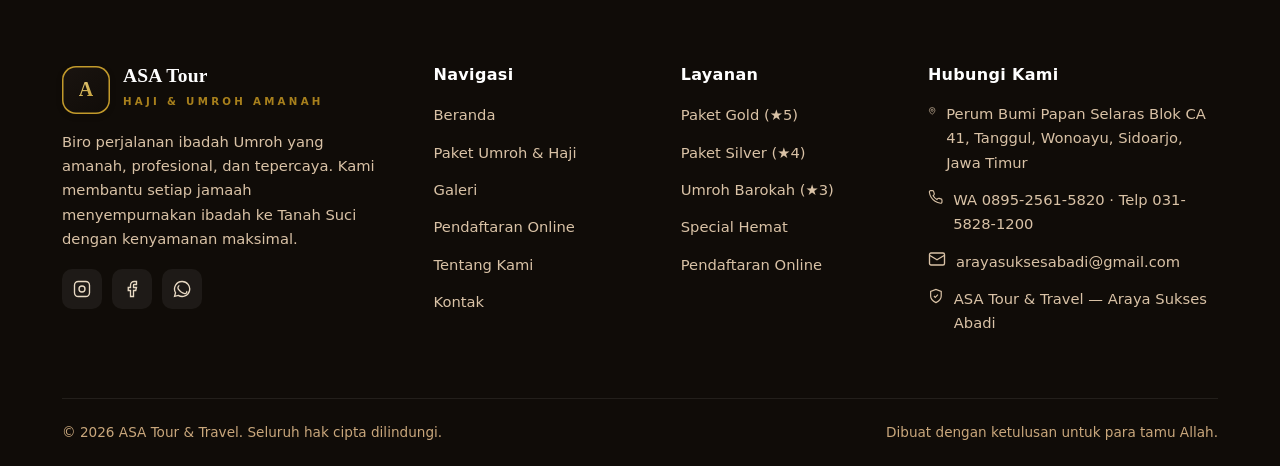
<file: pendaftaran.html>
<!DOCTYPE html>
<html lang="id">
<head>
  <meta charset="UTF-8" />
  <meta http-equiv="Content-Security-Policy" content="default-src 'self'; script-src 'self'; style-src 'self' 'unsafe-inline' https://fonts.googleapis.com; font-src 'self' https://fonts.gstatic.com; img-src 'self' data: https:; frame-src https://www.google.com https://maps.google.com; connect-src 'self'; base-uri 'self'; object-src 'none'; form-action 'self'; upgrade-insecure-requests" />
  <meta name="viewport" content="width=device-width, initial-scale=1.0" />
  <title>Pendaftaran Online — ASA Tour &amp; Travel</title>
  <meta name="description" content="Daftar paket Haji & Umroh ASA Tour & Travel secara online. Isi data jamaah, pilih paket, dan konfirmasi melalui WhatsApp." />
  <link rel="preconnect" href="https://fonts.googleapis.com" />
  <link rel="preconnect" href="https://fonts.gstatic.com" crossorigin />
  <link href="https://fonts.googleapis.com/css2?family=Playfair+Display:wght@500;600;700;800&family=Plus+Jakarta+Sans:wght@400;500;600;700;800&display=swap" rel="stylesheet" />
  <link rel="stylesheet" href="assets/css/style.css" />
</head>
<body>
  <div id="header"></div>

  <section class="page-hero">
    <div class="container">
      <div class="crumbs"><a href="index.html">Beranda</a> / Pendaftaran</div>
      <h1>Pendaftaran Online</h1>
      <p>Lengkapi formulir berikut untuk mendaftar paket Haji atau Umroh. Data Anda tersimpan dan dapat langsung dikonfirmasi via WhatsApp.</p>
    </div>
  </section>

  <section class="section" id="registerWrap">
    <div class="container">
      <div class="register-grid">
        <!-- Form -->
        <div class="register-card reveal">
          <h3>Formulir Pendaftaran Jamaah</h3>
          <p style="color:var(--text-soft);font-size:.92rem">Isian bertanda * wajib diisi. Pastikan data sesuai dokumen resmi.</p>
          <form id="registerForm">
            <div class="form-section-title">Data Diri</div>
            <div class="form-row">
              <div class="field"><label>Nama Lengkap *</label><input class="input" id="r_name" required placeholder="Sesuai paspor/KTP" /></div>
              <div class="field"><label>NIK</label><input class="input" id="r_nik" placeholder="16 digit" /></div>
            </div>
            <div class="form-row-3">
              <div class="field"><label>Jenis Kelamin</label>
                <select class="select" id="r_gender"><option value="Laki-laki">Laki-laki</option><option value="Perempuan">Perempuan</option></select>
              </div>
              <div class="field"><label>Tanggal Lahir</label><input class="input" id="r_birth" type="date" /></div>
              <div class="field"><label>Kota Domisili</label><input class="input" id="r_city" placeholder="cth. Jakarta" /></div>
            </div>

            <div class="form-section-title">Kontak</div>
            <div class="form-row">
              <div class="field"><label>No. WhatsApp *</label><input class="input" id="r_phone" required placeholder="08xxxxxxxxxx" /></div>
              <div class="field"><label>Email</label><input class="input" id="r_email" type="email" placeholder="nama@email.com" /></div>
            </div>

            <div class="form-section-title">Pilihan Paket</div>
            <div class="field"><label>Paket Ibadah *</label>
              <select class="select" id="r_pkg" required><option value="">— Pilih paket berlaku —</option></select>
            </div>
            <div class="form-row">
              <div class="field"><label>Jumlah Jamaah</label><input class="input" id="r_pax" type="number" min="1" value="1" /></div>
              <div class="field"><label>Tipe Kamar</label>
                <select class="select" id="r_room"><option value="Quad (4 orang)">Quad (4 orang)</option><option value="Triple (3 orang)">Triple (3 orang)</option><option value="Double (2 orang)">Double (2 orang)</option></select>
              </div>
            </div>
            <div class="field"><label>Catatan Tambahan</label><textarea class="textarea" id="r_notes" placeholder="Permintaan khusus, kebutuhan kursi roda, dll."></textarea></div>

            <button type="submit" class="btn btn-gold btn-block" style="margin-top:8px">Daftar Sekarang</button>
            <p style="text-align:center;color:var(--text-soft);font-size:.8rem;margin-top:12px">Dengan mendaftar, Anda menyetujui tim kami menghubungi Anda untuk proses selanjutnya.</p>
          </form>
        </div>

        <!-- Summary -->
        <aside>
          <div class="summary-card reveal" id="pkgSummary"></div>
          <div class="summary-note">
            <svg class="icon icon-sm ic" viewBox="0 0 24 24" fill="none" stroke="currentColor" stroke-width="1.8"><circle cx="12" cy="12" r="9"/><path d="M12 16v-4M12 8h.01"/></svg>
            <span>Estimasi biaya bersifat indikatif. Rincian final akan dikonfirmasi tim kami sesuai ketersediaan kursi dan jadwal keberangkatan.</span>
          </div>
        </aside>
      </div>
    </div>
  </section>

  <div id="footer"></div>

  <script src="assets/js/data.js"></script>
  <script src="assets/js/layout.js"></script>
  <script src="assets/js/scenes.js"></script>
  <script src="assets/js/register.js"></script>
</body>
</html>
</file>
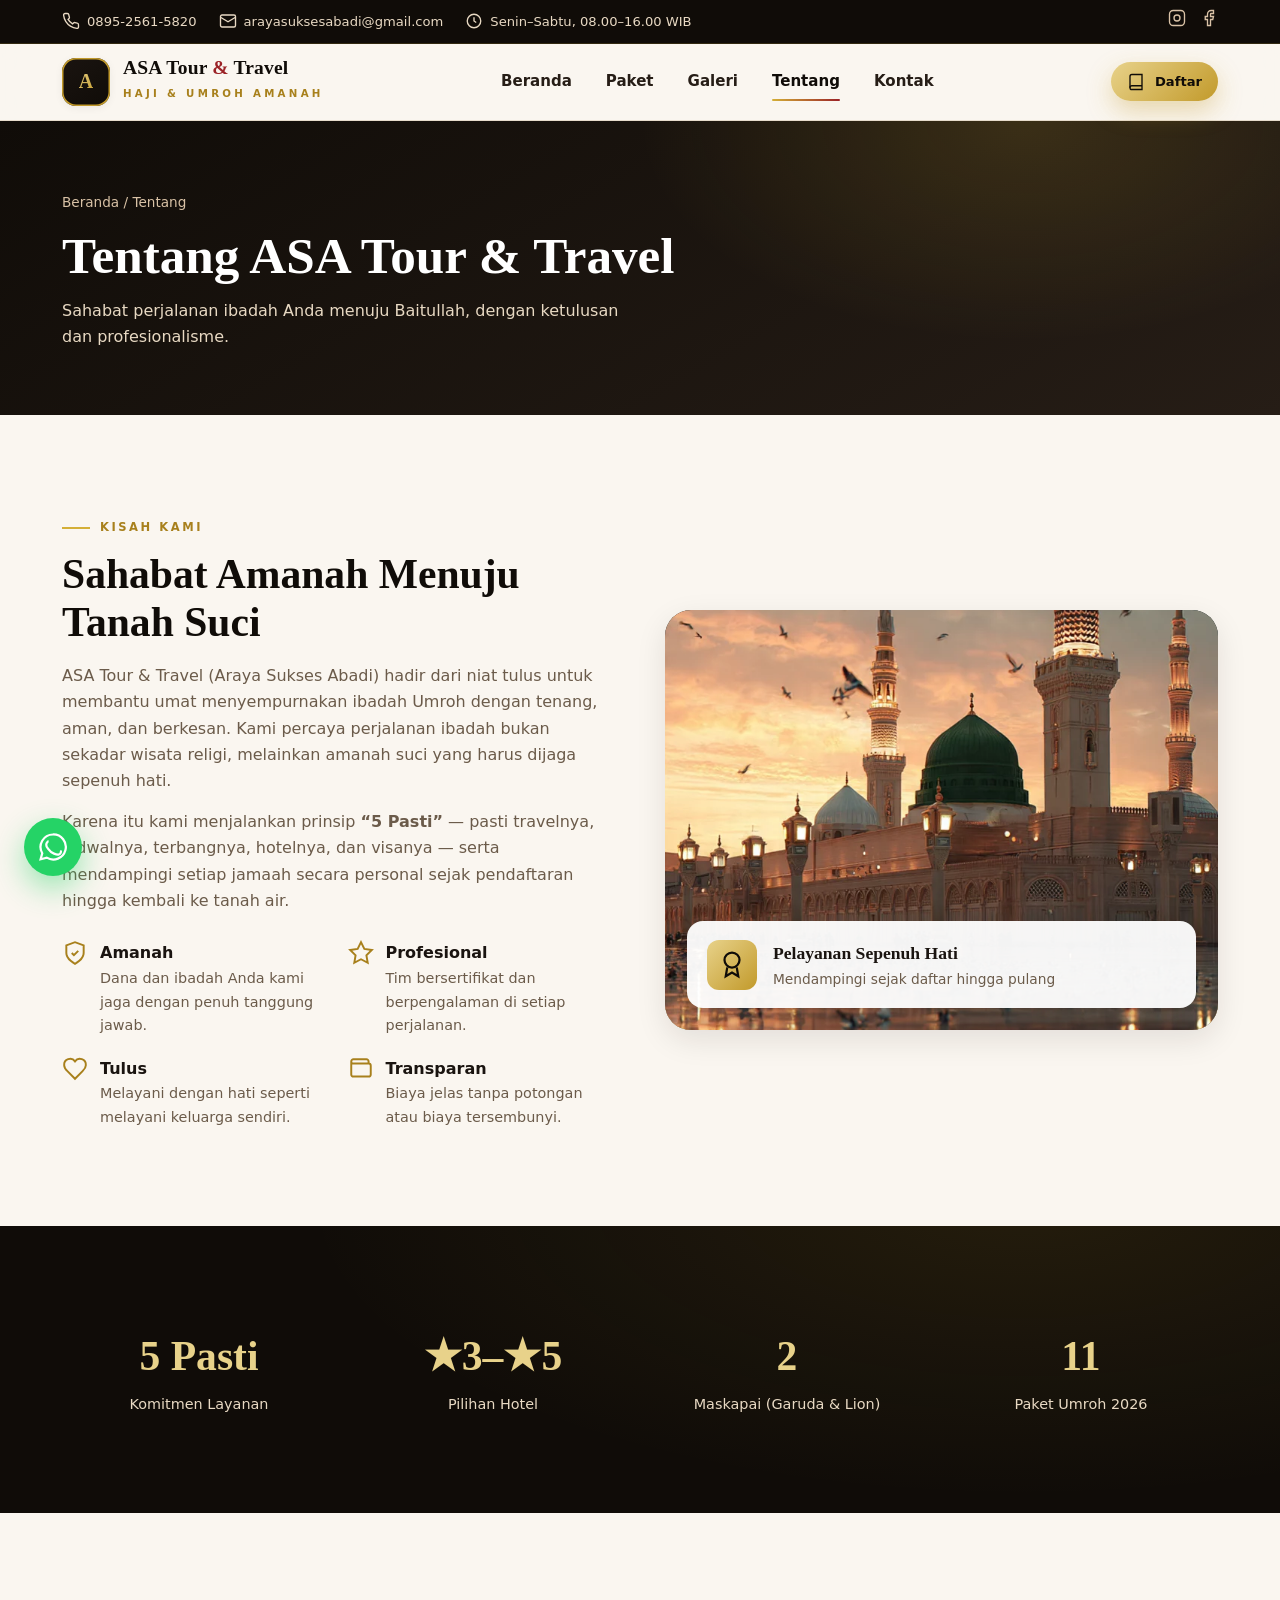
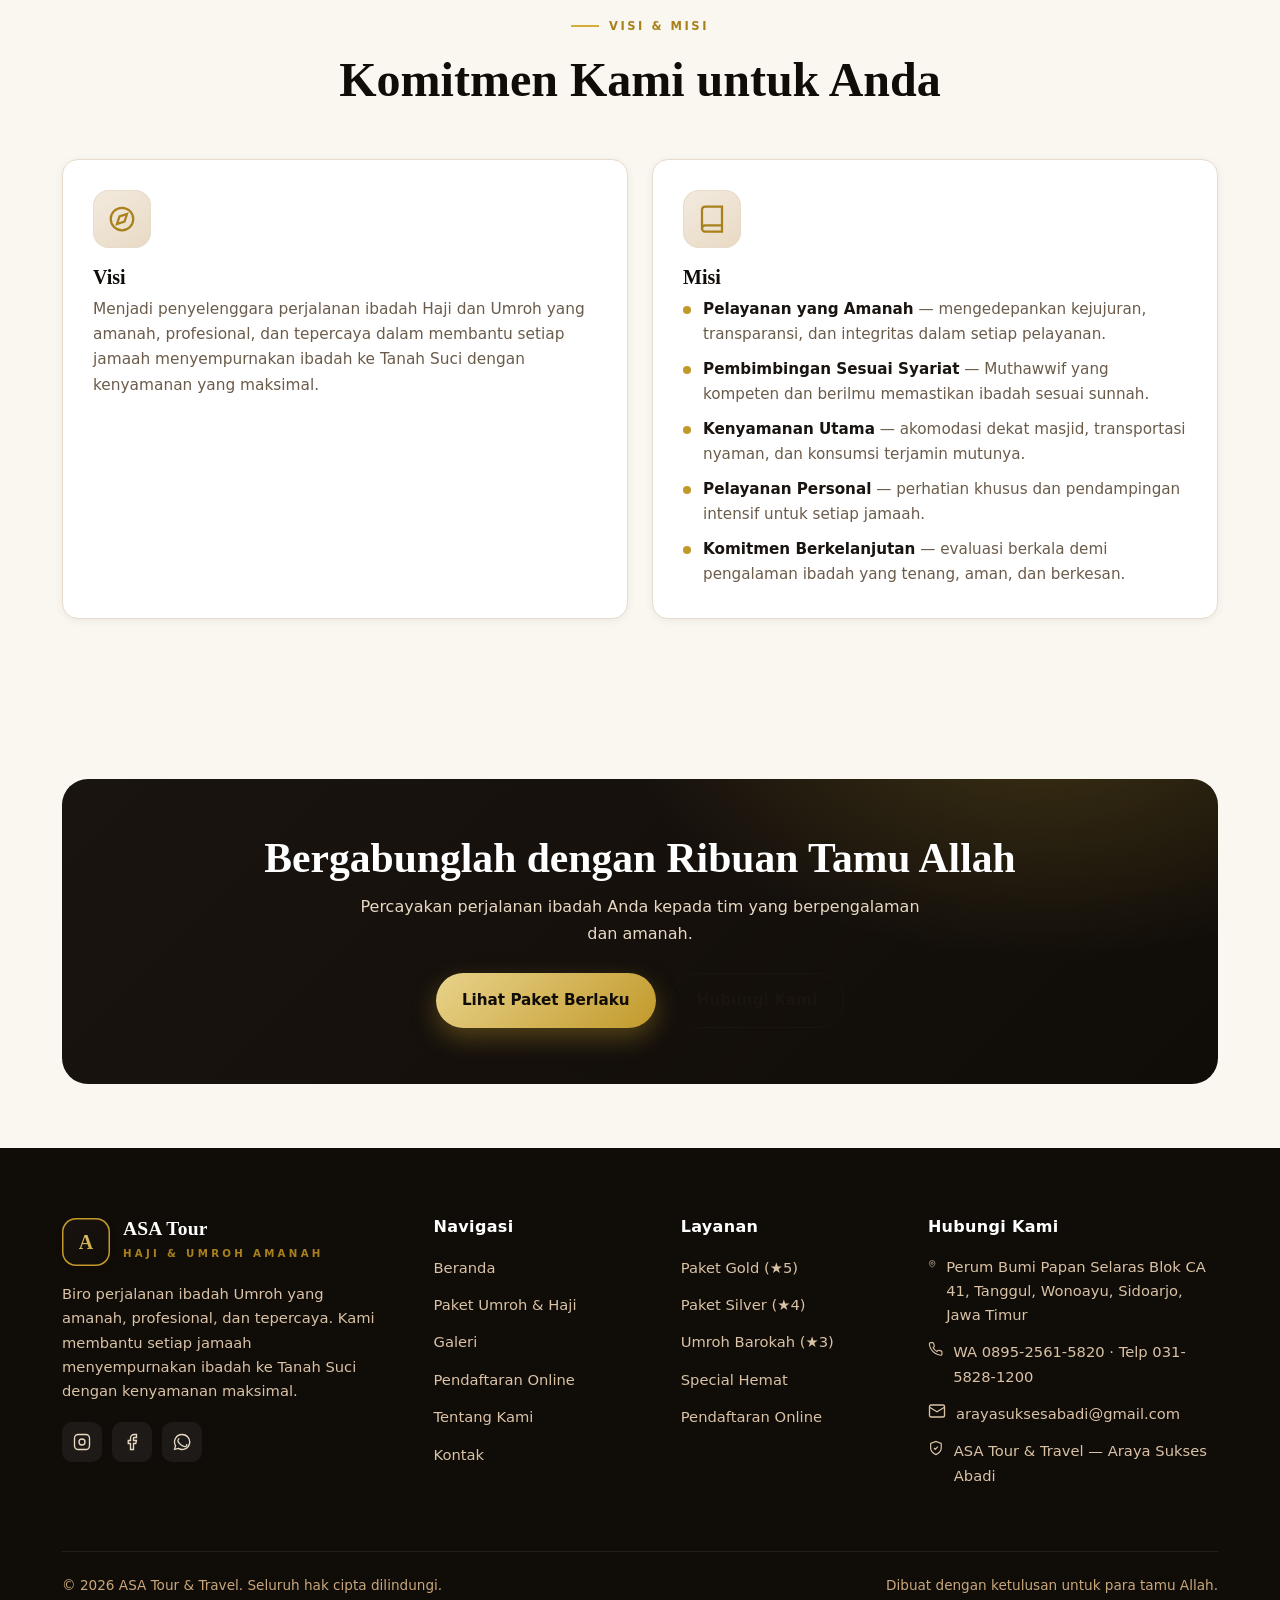
<file: tentang.html>
<!DOCTYPE html>
<html lang="id">
<head>
  <meta charset="UTF-8" />
  <meta http-equiv="Content-Security-Policy" content="default-src 'self'; script-src 'self'; style-src 'self' 'unsafe-inline' https://fonts.googleapis.com; font-src 'self' https://fonts.gstatic.com; img-src 'self' data: https:; frame-src https://www.google.com https://maps.google.com; connect-src 'self'; base-uri 'self'; object-src 'none'; form-action 'self'; upgrade-insecure-requests" />
  <meta name="viewport" content="width=device-width, initial-scale=1.0" />
  <title>Tentang Kami — ASA Tour &amp; Travel</title>
  <meta name="description" content="Mengenal ASA Tour & Travel, biro perjalanan Haji & Umroh amanah dengan pengalaman lebih dari 15 tahun melayani tamu Allah." />
  <link rel="preconnect" href="https://fonts.googleapis.com" />
  <link rel="preconnect" href="https://fonts.gstatic.com" crossorigin />
  <link href="https://fonts.googleapis.com/css2?family=Playfair+Display:wght@500;600;700;800&family=Plus+Jakarta+Sans:wght@400;500;600;700;800&display=swap" rel="stylesheet" />
  <link rel="stylesheet" href="assets/css/style.css" />
</head>
<body>
  <div id="header"></div>

  <section class="page-hero">
    <div class="container">
      <div class="crumbs"><a href="index.html">Beranda</a> / Tentang</div>
      <h1>Tentang ASA Tour &amp; Travel</h1>
      <p>Sahabat perjalanan ibadah Anda menuju Baitullah, dengan ketulusan dan profesionalisme.</p>
    </div>
  </section>

  <section class="section">
    <div class="container">
      <div class="about-grid">
        <div class="reveal">
          <span class="eyebrow">Kisah Kami</span>
          <h2 style="font-size:clamp(1.8rem,4vw,2.6rem);margin:14px 0 16px">Sahabat Amanah Menuju Tanah Suci</h2>
          <p style="color:var(--text-soft);margin-bottom:14px">ASA Tour &amp; Travel (Araya Sukses Abadi) hadir dari niat tulus untuk membantu umat menyempurnakan ibadah Umroh dengan tenang, aman, dan berkesan. Kami percaya perjalanan ibadah bukan sekadar wisata religi, melainkan amanah suci yang harus dijaga sepenuh hati.</p>
          <p style="color:var(--text-soft)">Karena itu kami menjalankan prinsip <b>“5 Pasti”</b> — pasti travelnya, jadwalnya, terbangnya, hotelnya, dan visanya — serta mendampingi setiap jamaah secara personal sejak pendaftaran hingga kembali ke tanah air.</p>
          <div class="values">
            <div class="value"><span class="v-ic"><svg class="icon" viewBox="0 0 24 24" fill="none" stroke="currentColor" stroke-width="1.8"><path d="M12 22s8-4 8-10V5l-8-3-8 3v7c0 6 8 10 8 10Z"/><path d="m9 12 2 2 4-4"/></svg></span><div><b>Amanah</b><p>Dana dan ibadah Anda kami jaga dengan penuh tanggung jawab.</p></div></div>
            <div class="value"><span class="v-ic"><svg class="icon" viewBox="0 0 24 24" fill="none" stroke="currentColor" stroke-width="1.8"><path d="M12 2l3.09 6.26L22 9.27l-5 4.87L18.18 21 12 17.77 5.82 21 7 14.14l-5-4.87 6.91-1.01L12 2Z"/></svg></span><div><b>Profesional</b><p>Tim bersertifikat dan berpengalaman di setiap perjalanan.</p></div></div>
            <div class="value"><span class="v-ic"><svg class="icon" viewBox="0 0 24 24" fill="none" stroke="currentColor" stroke-width="1.8"><path d="M19 14c1.5-1.5 3-3.3 3-5.5A5.5 5.5 0 0 0 12 5 5.5 5.5 0 0 0 2 8.5c0 2.2 1.5 4 3 5.5l7 7Z"/></svg></span><div><b>Tulus</b><p>Melayani dengan hati seperti melayani keluarga sendiri.</p></div></div>
            <div class="value"><span class="v-ic"><svg class="icon" viewBox="0 0 24 24" fill="none" stroke="currentColor" stroke-width="1.8"><path d="M19 7V5a2 2 0 0 0-2-2H5a2 2 0 0 0 0 4h14a2 2 0 0 1 2 2v8a2 2 0 0 1-2 2H5a2 2 0 0 1-2-2V5"/><path d="M16 12h.01"/></svg></span><div><b>Transparan</b><p>Biaya jelas tanpa potongan atau biaya tersembunyi.</p></div></div>
          </div>
        </div>
        <div class="about-visual reveal" id="aboutVisual">
          <div class="badge-float">
            <span class="bf-ic"><svg class="icon icon-lg" viewBox="0 0 24 24" fill="none" stroke="currentColor" stroke-width="1.8"><circle cx="12" cy="8" r="6"/><path d="m8.21 13.89-1.21 7.11 5-3 5 3-1.21-7.12"/></svg></span>
            <div><b style="font-family:var(--font-head);font-size:1.1rem">Pelayanan Sepenuh Hati</b><p style="color:var(--text-soft);font-size:.86rem">Mendampingi sejak daftar hingga pulang</p></div>
          </div>
        </div>
      </div>
    </div>
  </section>

  <section class="section bg-ink">
    <div class="container">
      <div class="stat-strip">
        <div class="ss reveal"><b>5 Pasti</b><span>Komitmen Layanan</span></div>
        <div class="ss reveal"><b>★3–★5</b><span>Pilihan Hotel</span></div>
        <div class="ss reveal"><b>2</b><span>Maskapai (Garuda &amp; Lion)</span></div>
        <div class="ss reveal"><b>11</b><span>Paket Umroh 2026</span></div>
      </div>
    </div>
  </section>

  <section class="section">
    <div class="container">
      <div class="section-head center reveal">
        <span class="eyebrow">Visi &amp; Misi</span>
        <h2>Komitmen Kami untuk Anda</h2>
      </div>
      <div class="grid grid-2" style="gap:24px">
        <div class="card reveal">
          <div class="card-ic"><svg class="icon icon-lg" viewBox="0 0 24 24" fill="none" stroke="currentColor" stroke-width="1.8"><circle cx="12" cy="12" r="9"/><path d="m16 8-2 6-6 2 2-6 6-2Z"/></svg></div>
          <h3>Visi</h3>
          <p>Menjadi penyelenggara perjalanan ibadah Haji dan Umroh yang amanah, profesional, dan tepercaya dalam membantu setiap jamaah menyempurnakan ibadah ke Tanah Suci dengan kenyamanan yang maksimal.</p>
        </div>
        <div class="card reveal">
          <div class="card-ic"><svg class="icon icon-lg" viewBox="0 0 24 24" fill="none" stroke="currentColor" stroke-width="1.8"><path d="M4 19.5A2.5 2.5 0 0 1 6.5 17H20"/><path d="M6.5 2H20v20H6.5A2.5 2.5 0 0 1 4 19.5v-15A2.5 2.5 0 0 1 6.5 2Z"/></svg></div>
          <h3>Misi</h3>
          <ul class="misi-list">
            <li><b>Pelayanan yang Amanah</b> — mengedepankan kejujuran, transparansi, dan integritas dalam setiap pelayanan.</li>
            <li><b>Pembimbingan Sesuai Syariat</b> — Muthawwif yang kompeten dan berilmu memastikan ibadah sesuai sunnah.</li>
            <li><b>Kenyamanan Utama</b> — akomodasi dekat masjid, transportasi nyaman, dan konsumsi terjamin mutunya.</li>
            <li><b>Pelayanan Personal</b> — perhatian khusus dan pendampingan intensif untuk setiap jamaah.</li>
            <li><b>Komitmen Berkelanjutan</b> — evaluasi berkala demi pengalaman ibadah yang tenang, aman, dan berkesan.</li>
          </ul>
        </div>
      </div>
    </div>
  </section>

  <section class="section--tight">
    <div class="container">
      <div class="cta-band reveal">
        <h2>Bergabunglah dengan Ribuan Tamu Allah</h2>
        <p>Percayakan perjalanan ibadah Anda kepada tim yang berpengalaman dan amanah.</p>
        <div class="cta-actions">
          <a href="paket.html" class="btn btn-gold">Lihat Paket Berlaku</a>
          <a href="kontak.html" class="btn btn-ghost">Hubungi Kami</a>
        </div>
      </div>
    </div>
  </section>

  <div id="footer"></div>

  <script src="assets/js/data.js"></script>
  <script src="assets/js/layout.js"></script>
  <script src="assets/js/scenes.js"></script>
  <script src="assets/js/about.js"></script>
</body>
</html>
</file>
<file: assets/css/style.css>
/* =========================================================
   ASA Tour & Travel — Design System
   Palette: dominant milk-brown (coklat susu) & black,
   accents in gold and red.
   ========================================================= */

:root {
  /* --- Milk brown (coklat susu) scale --- */
  --milk-50:  #faf6f0;
  --milk-100: #f3ebe0;
  --milk-200: #e8d9c3;
  --milk-300: #d9c2a6;
  --milk-400: #c9a77c;
  --milk-500: #b88f5f;
  --milk-600: #9c7448;

  /* --- Black / espresso scale --- */
  --ink-900: #100c08;
  --ink-800: #1a1410;
  --ink-700: #261d16;
  --ink-600: #352a20;
  --ink-500: #4a3a2c;

  /* --- Gold accent --- */
  --gold-300: #e8d28a;
  --gold-400: #d4af37;
  --gold-500: #c29a2b;
  --gold-600: #a8801c;

  /* --- Red accent --- */
  --red-400: #c0392b;
  --red-500: #9b2226;
  --red-600: #7d1518;

  /* --- Semantic --- */
  --bg:            var(--milk-50);
  --bg-alt:        var(--milk-100);
  --surface:       #ffffff;
  --text:          var(--ink-800);
  --text-soft:     #6b5b4a;
  --text-invert:   var(--milk-100);
  --border:        #e7dccc;
  --gold:          var(--gold-400);
  --red:           var(--red-500);

  --shadow-sm: 0 2px 8px rgba(26, 20, 16, 0.06);
  --shadow-md: 0 10px 30px rgba(26, 20, 16, 0.10);
  --shadow-lg: 0 24px 60px rgba(16, 12, 8, 0.22);

  --radius-sm: 8px;
  --radius:    16px;
  --radius-lg: 26px;

  --maxw: 1200px;
  --font-head: "Playfair Display", "Georgia", serif;
  --font-body: "Plus Jakarta Sans", "Segoe UI", system-ui, sans-serif;

  --ease: cubic-bezier(0.22, 1, 0.36, 1);
}

/* ----------------------------- Reset ----------------------------- */
*, *::before, *::after { box-sizing: border-box; }
* { margin: 0; padding: 0; }
html { scroll-behavior: smooth; -webkit-text-size-adjust: 100%; }

body {
  font-family: var(--font-body);
  color: var(--text);
  background: var(--bg);
  line-height: 1.65;
  font-size: 16px;
  overflow-x: hidden;
}

img { max-width: 100%; display: block; }
a { color: inherit; text-decoration: none; }
button { font-family: inherit; cursor: pointer; border: none; background: none; }
ul { list-style: none; }

h1, h2, h3, h4 { font-family: var(--font-head); font-weight: 700; line-height: 1.15; color: var(--ink-900); }

::selection { background: var(--gold); color: var(--ink-900); }

/* ----------------------------- Layout helpers ----------------------------- */
.container { width: 100%; max-width: var(--maxw); margin-inline: auto; padding-inline: 22px; }
.section { padding: 96px 0; }
.section--tight { padding: 64px 0; }
.bg-alt { background: var(--bg-alt); }
.bg-ink {
  background:
    radial-gradient(1200px 500px at 80% -10%, rgba(212,175,55,.10), transparent 60%),
    var(--ink-900);
  color: var(--text-invert);
}
.bg-ink h1, .bg-ink h2, .bg-ink h3 { color: #fff; }

.eyebrow {
  display: inline-flex; align-items: center; gap: 10px;
  font-family: var(--font-body); font-weight: 700;
  letter-spacing: .22em; text-transform: uppercase;
  font-size: .72rem; color: var(--gold-600);
}
.eyebrow::before { content: ""; width: 28px; height: 2px; background: var(--gold); display: inline-block; }
.bg-ink .eyebrow { color: var(--gold-300); }

.section-head { max-width: 640px; margin-bottom: 52px; }
.section-head.center { margin-inline: auto; text-align: center; }
.section-head.center .eyebrow { justify-content: center; }
.section-head h2 { font-size: clamp(1.9rem, 4vw, 3rem); margin: 16px 0 14px; }
.section-head p { color: var(--text-soft); font-size: 1.05rem; }
.bg-ink .section-head p { color: var(--milk-200); }

/* ----------------------------- Buttons ----------------------------- */
.btn {
  display: inline-flex; align-items: center; justify-content: center; gap: 10px;
  padding: 14px 26px; border-radius: 999px; font-weight: 700; font-size: .95rem;
  transition: transform .25s var(--ease), box-shadow .25s var(--ease), background .25s, color .25s;
  white-space: nowrap;
}
.btn:active { transform: translateY(1px) scale(.99); }
.btn-gold {
  background: linear-gradient(135deg, var(--gold-300), var(--gold-500));
  color: var(--ink-900); box-shadow: 0 10px 24px rgba(196,154,43,.35);
}
.btn-gold:hover { transform: translateY(-3px); box-shadow: 0 16px 34px rgba(196,154,43,.45); }
.btn-dark { background: var(--ink-800); color: var(--milk-100); }
.btn-dark:hover { transform: translateY(-3px); background: var(--ink-900); box-shadow: var(--shadow-md); }
.btn-red { background: linear-gradient(135deg, var(--red-400), var(--red-600)); color: #fff; }
.btn-red:hover { transform: translateY(-3px); box-shadow: 0 14px 30px rgba(123,21,24,.4); }
.btn-ghost { border: 1.5px solid currentColor; color: var(--ink-800); }
.btn-ghost:hover { background: var(--ink-900); color: var(--milk-100); border-color: var(--ink-900); }
.bg-ink .btn-ghost { color: var(--milk-100); }
.bg-ink .btn-ghost:hover { background: var(--milk-100); color: var(--ink-900); }
.btn-sm { padding: 9px 16px; font-size: .82rem; }
.btn-block { width: 100%; }

/* ----------------------------- Top bar ----------------------------- */
.topbar {
  background: var(--ink-900); color: var(--milk-200);
  font-size: .82rem; border-bottom: 1px solid rgba(212,175,55,.18);
}
.topbar .container { display: flex; justify-content: space-between; align-items: center; gap: 16px; padding-block: 9px; }
.topbar a:hover { color: var(--gold-300); }
.topbar .tb-left { display: flex; gap: 22px; flex-wrap: wrap; }
.topbar .tb-left span { display: inline-flex; align-items: center; gap: 7px; }
.topbar .tb-social { display: flex; gap: 14px; }
.topbar .tb-social a { color: var(--milk-300); }

/* ----------------------------- Header / Nav ----------------------------- */
.site-header {
  position: sticky; top: 0; z-index: 100;
  background: rgba(250,246,240,.86); backdrop-filter: blur(14px);
  border-bottom: 1px solid var(--border);
  transition: box-shadow .3s, background .3s;
}
.site-header.scrolled { box-shadow: var(--shadow-sm); background: rgba(250,246,240,.96); }
.nav { display: flex; align-items: center; justify-content: space-between; gap: 18px; padding-block: 14px; }

.brand { display: flex; align-items: center; gap: 13px; }
.brand-mark {
  width: 48px; height: 48px; border-radius: 14px; flex-shrink: 0;
  background: linear-gradient(145deg, var(--ink-800), var(--ink-900));
  display: grid; place-items: center; position: relative;
  box-shadow: inset 0 0 0 1.5px var(--gold-500), var(--shadow-sm);
}
.brand-mark span {
  font-family: var(--font-head); font-weight: 800; font-size: 1.25rem;
  background: linear-gradient(135deg, var(--gold-300), var(--gold-500));
  -webkit-background-clip: text; background-clip: text; color: transparent;
}
.brand-text b { font-family: var(--font-head); font-size: 1.22rem; color: var(--ink-900); letter-spacing: .01em; display: block; line-height: 1.05; }
.brand-text small { font-size: .64rem; letter-spacing: .32em; text-transform: uppercase; color: var(--gold-600); font-weight: 700; }

.nav-links { display: flex; align-items: center; gap: 4px; }
.nav-links a {
  padding: 9px 15px; border-radius: 999px; font-weight: 600; font-size: .94rem; color: var(--ink-700);
  position: relative; transition: color .2s, background .2s;
}
.nav-links a:hover { color: var(--gold-600); }
.nav-links a.active { color: var(--ink-900); }
.nav-links a.active::after {
  content: ""; position: absolute; left: 15px; right: 15px; bottom: 2px; height: 2px;
  background: linear-gradient(90deg, var(--gold-400), var(--red-500)); border-radius: 2px;
}
.nav-cta { display: flex; align-items: center; gap: 10px; }

.nav-toggle { display: none; width: 44px; height: 44px; border-radius: 12px; flex-direction: column; gap: 5px; justify-content: center; align-items: center; background: var(--ink-900); }
.nav-toggle span { width: 20px; height: 2px; background: var(--milk-100); border-radius: 2px; transition: .3s; }
.nav-toggle.open span:nth-child(1) { transform: translateY(7px) rotate(45deg); }
.nav-toggle.open span:nth-child(2) { opacity: 0; }
.nav-toggle.open span:nth-child(3) { transform: translateY(-7px) rotate(-45deg); }

/* ----------------------------- Hero ----------------------------- */
.hero { position: relative; color: var(--milk-100); overflow: hidden; isolation: isolate; }
.hero::before {
  content: ""; position: absolute; inset: 0; z-index: -2;
  background:
    radial-gradient(900px 600px at 78% 18%, rgba(212,175,55,.16), transparent 55%),
    radial-gradient(700px 500px at 12% 90%, rgba(155,34,38,.18), transparent 55%),
    linear-gradient(160deg, var(--ink-900) 0%, var(--ink-700) 45%, var(--ink-800) 100%);
}
.hero::after {
  content: ""; position: absolute; inset: 0; z-index: -1; opacity: .12;
  background-image: radial-gradient(rgba(212,175,55,.55) 1px, transparent 1px);
  background-size: 26px 26px;
}
.hero-inner { display: grid; grid-template-columns: 1.05fr .95fr; gap: 50px; align-items: center; padding: 96px 0 104px; }
.hero-badge {
  display: inline-flex; align-items: center; gap: 9px; padding: 8px 16px; border-radius: 999px;
  background: rgba(212,175,55,.12); border: 1px solid rgba(212,175,55,.35);
  color: var(--gold-300); font-weight: 700; font-size: .78rem; letter-spacing: .04em; margin-bottom: 22px;
}
.hero h1 { font-size: clamp(2.4rem, 5.4vw, 4.1rem); color: #fff; letter-spacing: -.01em; }
.hero h1 .accent {
  background: linear-gradient(120deg, var(--gold-300), var(--gold-500));
  -webkit-background-clip: text; background-clip: text; color: transparent;
}
.hero p.lead { margin: 22px 0 30px; font-size: 1.12rem; color: var(--milk-200); max-width: 540px; }
.hero-actions { display: flex; gap: 14px; flex-wrap: wrap; }
.hero-stats { display: flex; gap: 34px; margin-top: 46px; flex-wrap: wrap; }
.hero-stats .stat b { font-family: var(--font-head); font-size: 2rem; color: var(--gold-300); display: block; }
.hero-stats .stat span { font-size: .85rem; color: var(--milk-300); }

.hero-card {
  background: rgba(255,255,255,.06); border: 1px solid rgba(212,175,55,.25);
  border-radius: var(--radius-lg); padding: 10px; backdrop-filter: blur(6px);
  box-shadow: var(--shadow-lg);
}
.hero-card .hc-image {
  height: 300px; border-radius: 20px; position: relative; overflow: hidden;
  background:
    linear-gradient(180deg, transparent 30%, rgba(16,12,8,.7)),
    radial-gradient(120% 120% at 50% 0%, var(--milk-400), var(--ink-700) 75%);
  display: flex; align-items: flex-end; padding: 24px;
}
.hc-kaaba {
  position: absolute; top: 50%; left: 50%; transform: translate(-50%,-58%);
  width: 110px; height: 110px; border-radius: 14px;
  background: linear-gradient(160deg, #2b2b2b, #050505);
  box-shadow: 0 0 0 6px rgba(212,175,55,.18), 0 20px 50px rgba(0,0,0,.5);
}
.hc-kaaba::after {
  content: ""; position: absolute; left: 0; right: 0; top: 38%; height: 14px;
  background: repeating-linear-gradient(90deg, var(--gold-400) 0 8px, transparent 8px 14px);
  opacity: .8;
}
.hero-card .hc-caption { position: relative; z-index: 2; }
.hero-card .hc-caption b { color: #fff; font-family: var(--font-head); font-size: 1.2rem; }
.hero-card .hc-caption span { color: var(--milk-200); font-size: .85rem; }
.hero-card .hc-meta { display: flex; justify-content: space-between; align-items: center; padding: 16px 14px 8px; }
.hc-price b { color: var(--gold-300); font-size: 1.35rem; font-family: var(--font-head); }
.hc-price span { color: var(--milk-300); font-size: .78rem; display: block; }

/* marquee trust strip */
.trust { border-top: 1px solid rgba(212,175,55,.18); border-bottom: 1px solid rgba(212,175,55,.18); background: var(--ink-900); }
.trust .container { display: flex; flex-wrap: wrap; gap: 30px 56px; justify-content: center; align-items: center; padding-block: 22px; }
.trust .t-item { color: var(--milk-300); font-weight: 600; font-size: .92rem; display: inline-flex; align-items: center; gap: 10px; }
.trust .t-item .ic { color: var(--gold-400); }

/* ----------------------------- Generic cards / grids ----------------------------- */
.grid { display: grid; gap: 26px; }
.grid-2 { grid-template-columns: repeat(2, 1fr); }
.grid-3 { grid-template-columns: repeat(3, 1fr); }
.grid-4 { grid-template-columns: repeat(4, 1fr); }

.card {
  background: var(--surface); border: 1px solid var(--border); border-radius: var(--radius);
  padding: 30px; box-shadow: var(--shadow-sm); transition: transform .3s var(--ease), box-shadow .3s, border-color .3s;
}
.card:hover { transform: translateY(-6px); box-shadow: var(--shadow-md); border-color: var(--milk-300); }
.card .card-ic {
  width: 58px; height: 58px; border-radius: 16px; display: grid; place-items: center; margin-bottom: 18px;
  background: linear-gradient(145deg, var(--milk-100), var(--milk-200)); color: var(--gold-600);
  box-shadow: inset 0 0 0 1px var(--border);
}
.card h3 { font-size: 1.25rem; margin-bottom: 8px; }
.card p { color: var(--text-soft); font-size: .96rem; }

/* ----------------------------- Inclusions ----------------------------- */
.inclusions-grid { display: grid; grid-template-columns: repeat(2, 1fr); gap: 14px 26px; max-width: 880px; margin: 0 auto; }
.inc-item { display: flex; align-items: center; gap: 12px; background: var(--surface); border: 1px solid var(--border); border-radius: var(--radius-sm); padding: 14px 18px; box-shadow: var(--shadow-sm); font-weight: 600; color: var(--ink-700); }
.inc-item .icon { color: #2e7d32; flex-shrink: 0; }
.misi-list { display: grid; gap: 10px; margin-top: 6px; }
.misi-list li { position: relative; padding-left: 20px; color: var(--text-soft); font-size: .95rem; }
.misi-list li::before { content: ""; position: absolute; left: 0; top: 9px; width: 8px; height: 8px; border-radius: 50%; background: var(--gold-500); }
.misi-list li b { color: var(--ink-800); }
.price-info { display: grid; grid-template-columns: 1.4fr 1fr; gap: 24px; }
.price-card { background: var(--surface); border: 1px solid var(--border); border-radius: var(--radius); padding: 28px 30px; box-shadow: var(--shadow-sm); }
.price-card h3 { font-size: 1.25rem; margin-bottom: 14px; }
.price-list { display: grid; gap: 9px; }
.price-list li { position: relative; padding-left: 28px; color: var(--ink-700); font-size: .96rem; }
.price-list li::before { position: absolute; left: 0; top: -1px; font-weight: 800; }
.price-list.yes li::before { content: "✓"; color: #2e7d32; }
.price-list.no li::before { content: "✕"; color: var(--red-500); }
.price-nb { margin-top: 22px; background: var(--surface); border: 1px solid var(--border); border-left: 4px solid var(--gold-400); border-radius: var(--radius-sm); padding: 16px 20px; font-size: .88rem; color: var(--text-soft); }
@media (max-width: 760px) { .price-info { grid-template-columns: 1fr; } }
@media (max-width: 760px) { .inclusions-grid { grid-template-columns: 1fr; } }

/* ----------------------------- Registration ----------------------------- */
.register-grid { display: grid; grid-template-columns: 1.5fr 1fr; gap: 34px; align-items: start; }
.register-card { background: var(--surface); border: 1px solid var(--border); border-radius: var(--radius-lg); padding: 34px; box-shadow: var(--shadow-sm); }
.register-card h3 { font-size: 1.4rem; margin-bottom: 4px; }
.form-section-title { font-family: var(--font-body); font-weight: 800; font-size: .82rem; letter-spacing: .12em; text-transform: uppercase; color: var(--gold-600); margin: 22px 0 12px; display: flex; align-items: center; gap: 10px; }
.form-section-title::after { content: ""; flex: 1; height: 1px; background: var(--border); }
.summary-card { position: sticky; top: 92px; background: var(--surface); border: 1px solid var(--border); border-radius: var(--radius-lg); overflow: hidden; box-shadow: var(--shadow-sm); }
.summary-card .sum-media { position: relative; height: 160px; }
.summary-card .sum-media .pkg-type { position: absolute; top: 14px; left: 14px; z-index: 3; }
.summary-card .sum-body { padding: 20px 22px 24px; }
.summary-card .sum-body > b { font-family: var(--font-head); font-size: 1.2rem; display: block; margin-bottom: 10px; }
.summary-card .sum-meta { display: grid; gap: 8px; color: var(--text-soft); font-size: .88rem; margin-bottom: 16px; }
.summary-card .sum-meta span { display: inline-flex; align-items: center; gap: 8px; }
.summary-card .sum-meta .ic { color: var(--gold-600); }
.summary-card .sum-price { border-top: 1px dashed var(--border); padding-top: 14px; }
.summary-card .sum-price span { font-size: .78rem; color: var(--text-soft); display: block; }
.summary-card .sum-price b { font-family: var(--font-head); font-size: 1.5rem; color: var(--ink-900); }
.summary-note { margin-top: 16px; font-size: .82rem; color: var(--text-soft); display: flex; gap: 8px; }
.summary-note .ic { color: var(--gold-600); flex-shrink: 0; }

/* ----------------------------- Gallery ----------------------------- */
.gallery-grid { display: grid; grid-template-columns: repeat(3, 1fr); grid-auto-rows: 200px; gap: 16px; }
.gallery-item { position: relative; border-radius: var(--radius); overflow: hidden; cursor: pointer; box-shadow: var(--shadow-sm); border: 1px solid var(--border); }
.gallery-item.tall { grid-row: span 2; }
.gallery-item.wide { grid-column: span 2; }
.gallery-item .g-cap { position: absolute; left: 0; right: 0; bottom: 0; z-index: 3; padding: 16px; color: #fff; background: linear-gradient(180deg, transparent, rgba(16,12,8,.7)); transform: translateY(8px); opacity: 0; transition: .3s var(--ease); }
.gallery-item .g-cap b { font-family: var(--font-head); font-size: 1.05rem; display: block; }
.gallery-item .g-cap span { font-size: .8rem; color: var(--milk-200); }
.gallery-item:hover .g-cap { transform: none; opacity: 1; }
.gallery-item .scene { transition: transform .5s var(--ease); }
.gallery-item:hover .scene, .gallery-item:hover .scene-photo { transform: scale(1.06); }
.lightbox { position: fixed; inset: 0; z-index: 250; background: rgba(16,12,8,.88); backdrop-filter: blur(6px); display: none; align-items: center; justify-content: center; padding: 30px; }
.lightbox.open { display: flex; animation: fade .25s var(--ease); }
.lightbox .lb-stage { width: min(900px, 92vw); height: min(560px, 74vh); border-radius: var(--radius-lg); overflow: hidden; position: relative; box-shadow: var(--shadow-lg); background: var(--ink-800); }
.lightbox .lb-cap { position: absolute; left: 0; right: 0; bottom: 0; z-index: 3; padding: 22px 26px; color: #fff; background: linear-gradient(180deg, transparent, rgba(16,12,8,.78)); }
.lightbox .lb-cap b { font-family: var(--font-head); font-size: 1.4rem; display: block; }
.lightbox .lb-close { position: absolute; top: 18px; right: 18px; z-index: 260; width: 46px; height: 46px; border-radius: 50%; background: rgba(255,255,255,.14); color: #fff; display: grid; place-items: center; }
.lightbox .lb-close:hover { background: var(--red-500); }
.lightbox .lb-nav { position: absolute; top: 50%; transform: translateY(-50%); z-index: 260; width: 50px; height: 50px; border-radius: 50%; background: rgba(255,255,255,.14); color: #fff; display: grid; place-items: center; }
.lightbox .lb-nav:hover { background: var(--gold-500); color: var(--ink-900); }
.lightbox .lb-prev { left: 18px; }
.lightbox .lb-next { right: 18px; }

/* ----------------------------- Admin tabs ----------------------------- */
.admin-tabs { display: inline-flex; gap: 4px; background: var(--surface); border: 1px solid var(--border); border-radius: 999px; padding: 5px; box-shadow: var(--shadow-sm); margin-bottom: 22px; }
.admin-tabs button { padding: 9px 18px; border-radius: 999px; font-weight: 700; font-size: .88rem; color: var(--text-soft); }
.admin-tabs button.active { background: var(--ink-900); color: var(--milk-100); }
.reg-status { padding: 5px 12px; border-radius: 999px; font-size: .74rem; font-weight: 700; border: none; cursor: pointer; }
.reg-status.baru { background: rgba(212,175,55,.18); color: var(--gold-600); }
.reg-status.diproses { background: rgba(192,57,43,.12); color: var(--red-500); }
.reg-status.selesai { background: rgba(56,142,60,.14); color: #2e7d32; }

@media (max-width: 760px) {
  .register-grid { grid-template-columns: 1fr; }
  .summary-card { position: static; }
  .gallery-grid { grid-template-columns: 1fr 1fr; grid-auto-rows: 150px; }
  .gallery-item.wide { grid-column: span 2; }
}

/* ----------------------------- Scene illustrations ----------------------------- */
.scene-wrap { position: absolute; inset: 0; overflow: hidden; }
.scene { position: absolute; inset: 0; width: 100%; height: 100%; display: block; }
.scene-photo { position: absolute; inset: 0; width: 100%; height: 100%; object-fit: cover; }

.icon { width: 26px; height: 26px; stroke-width: 1.8; fill: none; stroke: currentColor; }
.icon-lg { width: 30px; height: 30px; }
.icon-sm { width: 18px; height: 18px; }

/* ----------------------------- Package cards ----------------------------- */
.pkg-toolbar { display: flex; flex-wrap: wrap; gap: 14px; justify-content: space-between; align-items: center; margin-bottom: 34px; }
.filter-tabs { display: inline-flex; background: var(--surface); border: 1px solid var(--border); border-radius: 999px; padding: 5px; box-shadow: var(--shadow-sm); }
.filter-tabs button {
  padding: 9px 20px; border-radius: 999px; font-weight: 700; font-size: .9rem; color: var(--text-soft); transition: .25s;
}
.filter-tabs button.active { background: var(--ink-900); color: var(--milk-100); }
.pkg-search { display: flex; align-items: center; gap: 8px; background: var(--surface); border: 1px solid var(--border); border-radius: 999px; padding: 8px 16px; box-shadow: var(--shadow-sm); }
.pkg-search input { border: none; outline: none; font-family: inherit; font-size: .92rem; background: none; min-width: 180px; color: var(--text); }
.pkg-search .ic { color: var(--gold-600); }

.pkg-grid { display: grid; grid-template-columns: repeat(3, 1fr); gap: 28px; }

.pkg {
  background: var(--surface); border: 1px solid var(--border); border-radius: var(--radius-lg);
  overflow: hidden; box-shadow: var(--shadow-sm); display: flex; flex-direction: column;
  transition: transform .35s var(--ease), box-shadow .35s, border-color .35s;
}
.pkg:hover { transform: translateY(-8px); box-shadow: var(--shadow-lg); border-color: var(--milk-300); }
.pkg-media { position: relative; height: 200px; overflow: hidden; }
.pkg-media .ph {
  position: absolute; inset: 0;
  background: linear-gradient(155deg, var(--milk-400), var(--ink-700));
  display: grid; place-items: center; transition: transform .5s var(--ease);
}
.pkg:hover .pkg-media .ph { transform: scale(1.06); }
.pkg-media .ph svg { width: 64px; height: 64px; color: rgba(255,255,255,.5); }
.pkg-media .scrim { position: absolute; inset: 0; background: linear-gradient(180deg, transparent 40%, rgba(16,12,8,.55)); }
.pkg-type {
  position: absolute; top: 14px; left: 14px; z-index: 3; padding: 6px 14px; border-radius: 999px;
  font-size: .72rem; font-weight: 800; letter-spacing: .08em; text-transform: uppercase; color: #fff;
}
.pkg-type.haji { background: linear-gradient(135deg, var(--gold-400), var(--gold-600)); color: var(--ink-900); }
.pkg-type.umroh { background: linear-gradient(135deg, var(--red-400), var(--red-600)); }
.pkg-type.tier-gold { background: linear-gradient(135deg, var(--gold-300), var(--gold-600)); color: var(--ink-900); }
.pkg-type.tier-silver { background: linear-gradient(135deg, #e9e2d4, #b8b0a0); color: var(--ink-900); }
.pkg-type.tier-barokah { background: linear-gradient(135deg, #3aa17e, #1f6b52); color: #fff; }
.pkg-type.tier-hemat { background: linear-gradient(135deg, var(--red-400), var(--red-600)); color: #fff; }
.pkg-type.tier-umroh { background: linear-gradient(135deg, var(--red-400), var(--red-600)); color: #fff; }
.pkg-type.tier-haji { background: linear-gradient(135deg, var(--gold-400), var(--gold-600)); color: var(--ink-900); }
.pkg-flag {
  position: absolute; top: 14px; right: 14px; z-index: 3; padding: 5px 12px; border-radius: 999px;
  font-size: .68rem; font-weight: 800; background: rgba(16,12,8,.62); color: var(--gold-300);
  border: 1px solid rgba(212,175,55,.4); backdrop-filter: blur(4px);
}
.pkg-media .pm-title { position: absolute; left: 16px; bottom: 12px; z-index: 3; color: #fff; }
.pkg-media .pm-title b { font-family: var(--font-head); font-size: 1.2rem; display: block; line-height: 1.15; }
.pkg-media .pm-title span { font-size: .8rem; color: var(--milk-200); }

.pkg-body { padding: 20px 22px 22px; display: flex; flex-direction: column; flex: 1; }
.pkg-meta { display: flex; flex-wrap: wrap; gap: 8px 16px; color: var(--text-soft); font-size: .85rem; margin-bottom: 14px; }
.pkg-meta span { display: inline-flex; align-items: center; gap: 6px; }
.pkg-meta .ic { color: var(--gold-600); }
.pkg-facils { display: flex; flex-wrap: wrap; gap: 6px; margin-bottom: 18px; }
.pkg-facils .chip { font-size: .74rem; font-weight: 600; padding: 4px 10px; border-radius: 999px; background: var(--milk-100); color: var(--ink-600); border: 1px solid var(--border); }
.pkg-foot { margin-top: auto; display: flex; align-items: flex-end; justify-content: space-between; gap: 12px; padding-top: 16px; border-top: 1px dashed var(--border); }
.pkg-price small { color: var(--text-soft); font-size: .72rem; display: block; }
.pkg-price b { font-family: var(--font-head); font-size: 1.5rem; color: var(--ink-900); }
.pkg-price b .cur { font-size: .9rem; color: var(--gold-600); }
.pkg-quota { font-size: .76rem; color: var(--red-500); font-weight: 700; margin-top: 6px; }

.empty-state { text-align: center; padding: 80px 20px; color: var(--text-soft); border: 2px dashed var(--border); border-radius: var(--radius-lg); background: var(--surface); }
.empty-state svg { width: 56px; height: 56px; color: var(--milk-300); margin-bottom: 14px; }

/* ----------------------------- Why us / features ----------------------------- */
.feature { display: flex; gap: 16px; }
.feature .f-ic { width: 52px; height: 52px; flex-shrink: 0; border-radius: 14px; display: grid; place-items: center; background: rgba(212,175,55,.12); color: var(--gold-300); border: 1px solid rgba(212,175,55,.3); }
.feature h4 { font-size: 1.12rem; color: #fff; margin-bottom: 5px; }
.feature p { color: var(--milk-200); font-size: .94rem; }

/* ----------------------------- Process steps ----------------------------- */
.steps { display: grid; grid-template-columns: repeat(4, 1fr); gap: 26px; counter-reset: step; }
.step { position: relative; padding-top: 20px; }
.step .num {
  font-family: var(--font-head); font-size: 2.6rem; color: transparent;
  -webkit-text-stroke: 1.5px var(--gold-500); line-height: 1; margin-bottom: 12px;
}
.step h4 { font-size: 1.12rem; margin-bottom: 6px; }
.step p { color: var(--text-soft); font-size: .92rem; }

/* ----------------------------- Testimonials ----------------------------- */
.testi { background: var(--surface); border: 1px solid var(--border); border-radius: var(--radius); padding: 28px; box-shadow: var(--shadow-sm); }
.testi .quote { color: var(--ink-700); font-size: 1.02rem; font-style: italic; margin-bottom: 18px; position: relative; padding-top: 12px; }
.testi .quote::before { content: "“"; font-family: var(--font-head); font-size: 3.2rem; color: var(--milk-300); position: absolute; top: -22px; left: -6px; }
.testi .who { display: flex; align-items: center; gap: 12px; }
.testi .who .av { width: 46px; height: 46px; border-radius: 50%; background: linear-gradient(135deg, var(--milk-400), var(--ink-600)); display: grid; place-items: center; color: #fff; font-weight: 700; font-family: var(--font-head); }
.testi .who b { display: block; font-family: var(--font-body); font-size: .98rem; }
.testi .who span { font-size: .82rem; color: var(--text-soft); }
.stars { color: var(--gold-400); letter-spacing: 2px; margin-bottom: 10px; }

/* ----------------------------- CTA band ----------------------------- */
.cta-band {
  position: relative; overflow: hidden; border-radius: var(--radius-lg);
  background:
    radial-gradient(700px 400px at 85% -20%, rgba(212,175,55,.22), transparent 60%),
    linear-gradient(135deg, var(--ink-800), var(--ink-900));
  color: var(--milk-100); padding: 56px; text-align: center;
}
.cta-band h2 { color: #fff; font-size: clamp(1.8rem, 4vw, 2.6rem); margin-bottom: 12px; }
.cta-band p { color: var(--milk-200); max-width: 560px; margin: 0 auto 26px; }
.cta-actions { display: flex; gap: 14px; justify-content: center; flex-wrap: wrap; }

/* ----------------------------- Page hero (inner) ----------------------------- */
.page-hero { position: relative; color: var(--milk-100); padding: 70px 0 64px; overflow: hidden; isolation: isolate; }
.page-hero::before {
  content: ""; position: absolute; inset: 0; z-index: -1;
  background:
    radial-gradient(700px 400px at 80% 0%, rgba(212,175,55,.16), transparent 55%),
    linear-gradient(150deg, var(--ink-900), var(--ink-700));
}
.page-hero .crumbs { font-size: .85rem; color: var(--milk-300); margin-bottom: 14px; }
.page-hero .crumbs a:hover { color: var(--gold-300); }
.page-hero h1 { color: #fff; font-size: clamp(2rem, 4.5vw, 3.2rem); }
.page-hero p { color: var(--milk-200); max-width: 560px; margin-top: 12px; }

/* ----------------------------- Forms ----------------------------- */
.field { margin-bottom: 16px; }
.field label { display: block; font-weight: 700; font-size: .85rem; margin-bottom: 6px; color: var(--ink-700); }
.field .hint { font-weight: 500; color: var(--text-soft); font-size: .78rem; }
.input, .select, .textarea {
  width: 100%; padding: 12px 14px; border-radius: var(--radius-sm); border: 1.5px solid var(--border);
  background: var(--surface); font-family: inherit; font-size: .95rem; color: var(--text); transition: border-color .2s, box-shadow .2s;
}
.input:focus, .select:focus, .textarea:focus { outline: none; border-color: var(--gold-500); box-shadow: 0 0 0 3px rgba(212,175,55,.18); }
.textarea { resize: vertical; min-height: 110px; }
.form-row { display: grid; grid-template-columns: 1fr 1fr; gap: 16px; }
.form-row-3 { display: grid; grid-template-columns: 1fr 1fr 1fr; gap: 16px; }

/* ----------------------------- Admin ----------------------------- */
.admin-shell { display: grid; grid-template-columns: 320px 1fr; gap: 28px; align-items: start; }
.admin-panel { background: var(--surface); border: 1px solid var(--border); border-radius: var(--radius); padding: 24px; box-shadow: var(--shadow-sm); position: sticky; top: 92px; }
.admin-panel h3 { font-size: 1.2rem; margin-bottom: 4px; }
.admin-panel .sub { color: var(--text-soft); font-size: .86rem; margin-bottom: 18px; }
.admin-stats { display: grid; grid-template-columns: repeat(3,1fr); gap: 12px; margin-bottom: 26px; }
.admin-stat { background: var(--bg-alt); border: 1px solid var(--border); border-radius: var(--radius-sm); padding: 14px; text-align: center; }
.admin-stat b { display: block; font-family: var(--font-head); font-size: 1.5rem; color: var(--ink-900); }
.admin-stat span { font-size: .72rem; color: var(--text-soft); }

.admin-list { display: grid; gap: 14px; }
.admin-row { display: flex; gap: 16px; align-items: center; background: var(--surface); border: 1px solid var(--border); border-radius: var(--radius); padding: 16px; box-shadow: var(--shadow-sm); transition: border-color .2s; }
.admin-row:hover { border-color: var(--milk-300); }
.admin-row .ar-thumb { width: 64px; height: 64px; border-radius: 12px; flex-shrink: 0; display: grid; place-items: center; color: #fff; font-family: var(--font-head); font-weight: 700; font-size: 1.1rem; }
.admin-row .ar-thumb.haji { background: linear-gradient(145deg, var(--gold-400), var(--gold-600)); color: var(--ink-900); }
.admin-row .ar-thumb.umroh { background: linear-gradient(145deg, var(--red-400), var(--red-600)); }
.admin-row .ar-main { flex: 1; min-width: 0; }
.admin-row .ar-main b { font-size: 1.02rem; }
.admin-row .ar-main .ar-meta { font-size: .82rem; color: var(--text-soft); display: flex; flex-wrap: wrap; gap: 4px 14px; margin-top: 3px; }
.admin-row .ar-actions { display: flex; gap: 8px; flex-shrink: 0; }
.icon-btn { width: 38px; height: 38px; border-radius: 10px; display: grid; place-items: center; border: 1.5px solid var(--border); color: var(--ink-700); transition: .2s; background: var(--surface); }
.icon-btn:hover { border-color: var(--gold-500); color: var(--gold-600); }
.icon-btn.danger:hover { border-color: var(--red-500); color: var(--red-500); }

.badge { display: inline-flex; align-items: center; gap: 6px; padding: 3px 10px; border-radius: 999px; font-size: .72rem; font-weight: 700; }
.badge.on { background: rgba(56,142,60,.12); color: #2e7d32; }
.badge.off { background: rgba(123,21,24,.1); color: var(--red-500); }
.dot { width: 7px; height: 7px; border-radius: 50%; background: currentColor; }

.switch { position: relative; display: inline-block; width: 44px; height: 24px; flex-shrink: 0; }
.switch input { display: none; }
.switch .track { position: absolute; inset: 0; background: var(--milk-300); border-radius: 999px; transition: .25s; }
.switch .track::before { content: ""; position: absolute; width: 18px; height: 18px; left: 3px; top: 3px; background: #fff; border-radius: 50%; transition: .25s; box-shadow: var(--shadow-sm); }
.switch input:checked + .track { background: linear-gradient(135deg, var(--gold-400), var(--gold-600)); }
.switch input:checked + .track::before { transform: translateX(20px); }

/* ----------------------------- Modal ----------------------------- */
.modal-overlay { position: fixed; inset: 0; z-index: 200; background: rgba(16,12,8,.6); backdrop-filter: blur(4px); display: none; align-items: center; justify-content: center; padding: 22px; }
.modal-overlay.open { display: flex; animation: fade .25s var(--ease); }
.modal { background: var(--bg); border-radius: var(--radius-lg); width: 100%; max-width: 640px; max-height: 90vh; overflow: auto; box-shadow: var(--shadow-lg); animation: pop .3s var(--ease); }
.modal-detail { max-width: 760px; }
.modal-head { display: flex; align-items: center; justify-content: space-between; padding: 22px 26px; border-bottom: 1px solid var(--border); position: sticky; top: 0; background: var(--bg); z-index: 2; }
.modal-head h3 { font-size: 1.4rem; }
.modal-body { padding: 26px; }
.modal-foot { padding: 18px 26px; border-top: 1px solid var(--border); display: flex; gap: 12px; justify-content: flex-end; position: sticky; bottom: 0; background: var(--bg); }
.modal-close { width: 40px; height: 40px; border-radius: 50%; display: grid; place-items: center; background: var(--bg-alt); color: var(--ink-700); transition: .2s; }
.modal-close:hover { background: var(--red-500); color: #fff; }

@keyframes fade { from { opacity: 0; } to { opacity: 1; } }
@keyframes pop { from { opacity: 0; transform: translateY(16px) scale(.98); } to { opacity: 1; transform: none; } }

/* detail modal content */
.detail-hero { height: 200px; border-radius: var(--radius); position: relative; overflow: hidden; margin-bottom: 22px; display: flex; align-items: flex-end; padding: 20px; }
.detail-hero .scrim { position: absolute; inset: 0; background: linear-gradient(180deg, transparent 30%, rgba(16,12,8,.7)); }
.detail-hero .dh-text { position: relative; z-index: 2; color: #fff; }
.detail-hero .dh-text b { font-family: var(--font-head); font-size: 1.8rem; display: block; }
.detail-grid { display: grid; grid-template-columns: 1fr 1fr; gap: 14px; margin-bottom: 22px; }
.detail-item { background: var(--surface); border: 1px solid var(--border); border-radius: var(--radius-sm); padding: 14px; }
.detail-item span { font-size: .76rem; color: var(--text-soft); text-transform: uppercase; letter-spacing: .05em; display: block; }
.detail-item b { font-size: 1.02rem; }
.detail-list { display: grid; gap: 8px; margin: 8px 0 22px; }
.detail-list li { display: flex; gap: 10px; align-items: flex-start; color: var(--ink-700); font-size: .95rem; }
.detail-list .ic { color: #2e7d32; flex-shrink: 0; margin-top: 3px; }

/* ----------------------------- Contact ----------------------------- */
.contact-grid { display: grid; grid-template-columns: 1fr 1fr; gap: 40px; align-items: start; }
.info-list { display: grid; gap: 18px; margin-top: 8px; }
.info-item { display: flex; gap: 14px; align-items: flex-start; }
.info-item .ii-ic { width: 48px; height: 48px; border-radius: 12px; flex-shrink: 0; display: grid; place-items: center; background: var(--bg-alt); color: var(--gold-600); border: 1px solid var(--border); }
.info-item b { display: block; }
.info-item span { color: var(--text-soft); font-size: .92rem; }
.map-embed { margin-top: 26px; border-radius: var(--radius); overflow: hidden; border: 1px solid var(--border); box-shadow: var(--shadow-sm); }
.map-embed iframe { display: block; width: 100%; height: 300px; border: 0; }
.map-link { display: inline-flex; align-items: center; gap: 6px; margin-top: 12px; font-weight: 700; color: var(--gold-600); }
.map-link:hover { color: var(--red-500); }

/* ----------------------------- About ----------------------------- */
.about-grid { display: grid; grid-template-columns: 1fr 1fr; gap: 50px; align-items: center; }
.about-visual { border-radius: var(--radius-lg); height: 420px; position: relative; overflow: hidden; background: linear-gradient(160deg, var(--milk-400), var(--ink-800)); box-shadow: var(--shadow-md); }
.about-visual .badge-float { position: absolute; bottom: 22px; left: 22px; right: 22px; background: rgba(255,255,255,.95); border-radius: var(--radius); padding: 18px 20px; display: flex; gap: 16px; align-items: center; box-shadow: var(--shadow-md); }
.about-visual .badge-float .bf-ic { width: 50px; height: 50px; border-radius: 12px; background: linear-gradient(135deg, var(--gold-300), var(--gold-500)); display: grid; place-items: center; color: var(--ink-900); }
.values { display: grid; grid-template-columns: 1fr 1fr; gap: 18px; margin-top: 26px; }
.value { display: flex; gap: 12px; }
.value .v-ic { color: var(--gold-600); flex-shrink: 0; }
.value b { display: block; }
.value p { font-size: .9rem; color: var(--text-soft); }

.stat-strip { display: grid; grid-template-columns: repeat(4,1fr); gap: 20px; }
.stat-strip .ss { text-align: center; }
.stat-strip .ss b { font-family: var(--font-head); font-size: 2.6rem; color: var(--gold-300); display: block; }
.stat-strip .ss span { color: var(--milk-200); font-size: .9rem; }

/* ----------------------------- Footer ----------------------------- */
.site-footer { background: var(--ink-900); color: var(--milk-200); padding-top: 70px; }
.footer-grid { display: grid; grid-template-columns: 1.6fr 1fr 1fr 1.4fr; gap: 40px; padding-bottom: 50px; }
.footer-grid h4 { color: #fff; font-family: var(--font-body); font-size: 1rem; margin-bottom: 18px; letter-spacing: .02em; }
.footer-grid .brand-text b { color: #fff; }
.footer-about p { color: var(--milk-300); font-size: .92rem; margin: 16px 0 18px; max-width: 320px; }
.footer-social { display: flex; gap: 10px; }
.footer-social a { width: 40px; height: 40px; border-radius: 10px; display: grid; place-items: center; background: rgba(255,255,255,.06); color: var(--milk-200); transition: .2s; }
.footer-social a:hover { background: var(--gold-500); color: var(--ink-900); }
.footer-links li { margin-bottom: 11px; }
.footer-links a { color: var(--milk-300); font-size: .92rem; transition: .2s; }
.footer-links a:hover { color: var(--gold-300); padding-left: 4px; }
.footer-contact li { display: flex; gap: 10px; color: var(--milk-300); font-size: .92rem; margin-bottom: 13px; align-items: flex-start; }
.footer-contact .ic { color: var(--gold-400); flex-shrink: 0; margin-top: 3px; }
.footer-bottom { border-top: 1px solid rgba(255,255,255,.08); padding: 22px 0; display: flex; justify-content: space-between; flex-wrap: wrap; gap: 10px; font-size: .85rem; color: var(--milk-400); }
.footer-bottom a:hover { color: var(--gold-300); }

/* ----------------------------- Toast ----------------------------- */
.toast-wrap { position: fixed; bottom: 24px; right: 24px; z-index: 300; display: flex; flex-direction: column; gap: 10px; }
.toast { background: var(--ink-900); color: var(--milk-100); padding: 14px 18px; border-radius: 12px; box-shadow: var(--shadow-lg); border-left: 4px solid var(--gold-400); font-size: .92rem; display: flex; align-items: center; gap: 10px; animation: slidein .3s var(--ease); max-width: 340px; }
.toast.success { border-left-color: #4caf50; }
.toast.danger { border-left-color: var(--red-400); }
.toast .ic { color: var(--gold-300); }
@keyframes slidein { from { opacity: 0; transform: translateX(30px); } to { opacity: 1; transform: none; } }

/* ----------------------------- Reveal animation ----------------------------- */
.reveal { opacity: 0; transform: translateY(26px); transition: opacity .7s var(--ease), transform .7s var(--ease); }
.reveal.in { opacity: 1; transform: none; }

/* ----------------------------- Floating WhatsApp ----------------------------- */
.fab-wa { position: fixed; bottom: 24px; left: 24px; z-index: 90; width: 58px; height: 58px; border-radius: 50%; background: #25d366; color: #fff; display: grid; place-items: center; box-shadow: 0 12px 30px rgba(37,211,102,.45); transition: transform .25s; }
.fab-wa:hover { transform: scale(1.08); }

/* ----------------------------- Responsive ----------------------------- */
@media (max-width: 1024px) {
  .hero-inner { grid-template-columns: 1fr; }
  .hero-card { max-width: 460px; }
  .grid-4 { grid-template-columns: repeat(2,1fr); }
  .steps { grid-template-columns: repeat(2,1fr); }
  .pkg-grid { grid-template-columns: repeat(2,1fr); }
  .stat-strip { grid-template-columns: repeat(2,1fr); }
  .footer-grid { grid-template-columns: 1fr 1fr; }
  .admin-shell { grid-template-columns: 1fr; }
  .admin-panel { position: static; }
  .about-grid { grid-template-columns: 1fr; }
}

@media (max-width: 760px) {
  .section { padding: 64px 0; }
  .topbar .tb-left span:not(:first-child) { display: none; }
  .nav-links, .nav-cta .btn { display: none; }
  .nav-toggle { display: flex; }
  .nav-links {
    position: absolute; top: 100%; left: 0; right: 0; flex-direction: column; align-items: stretch;
    background: var(--bg); border-bottom: 1px solid var(--border); padding: 14px; gap: 4px; box-shadow: var(--shadow-md);
  }
  .nav-links.open { display: flex; }
  .nav-links a { padding: 12px 16px; }
  .nav-links a.active::after { display: none; }
  .grid-2, .grid-3, .grid-4 { grid-template-columns: 1fr; }
  .pkg-grid { grid-template-columns: 1fr; }
  .form-row, .form-row-3, .detail-grid, .contact-grid, .values { grid-template-columns: 1fr; }
  .cta-band { padding: 36px 22px; }
  .footer-grid { grid-template-columns: 1fr; gap: 30px; }
  .hero-inner { padding: 60px 0 70px; }
  .stat-strip { grid-template-columns: repeat(2,1fr); }
}
</file>
